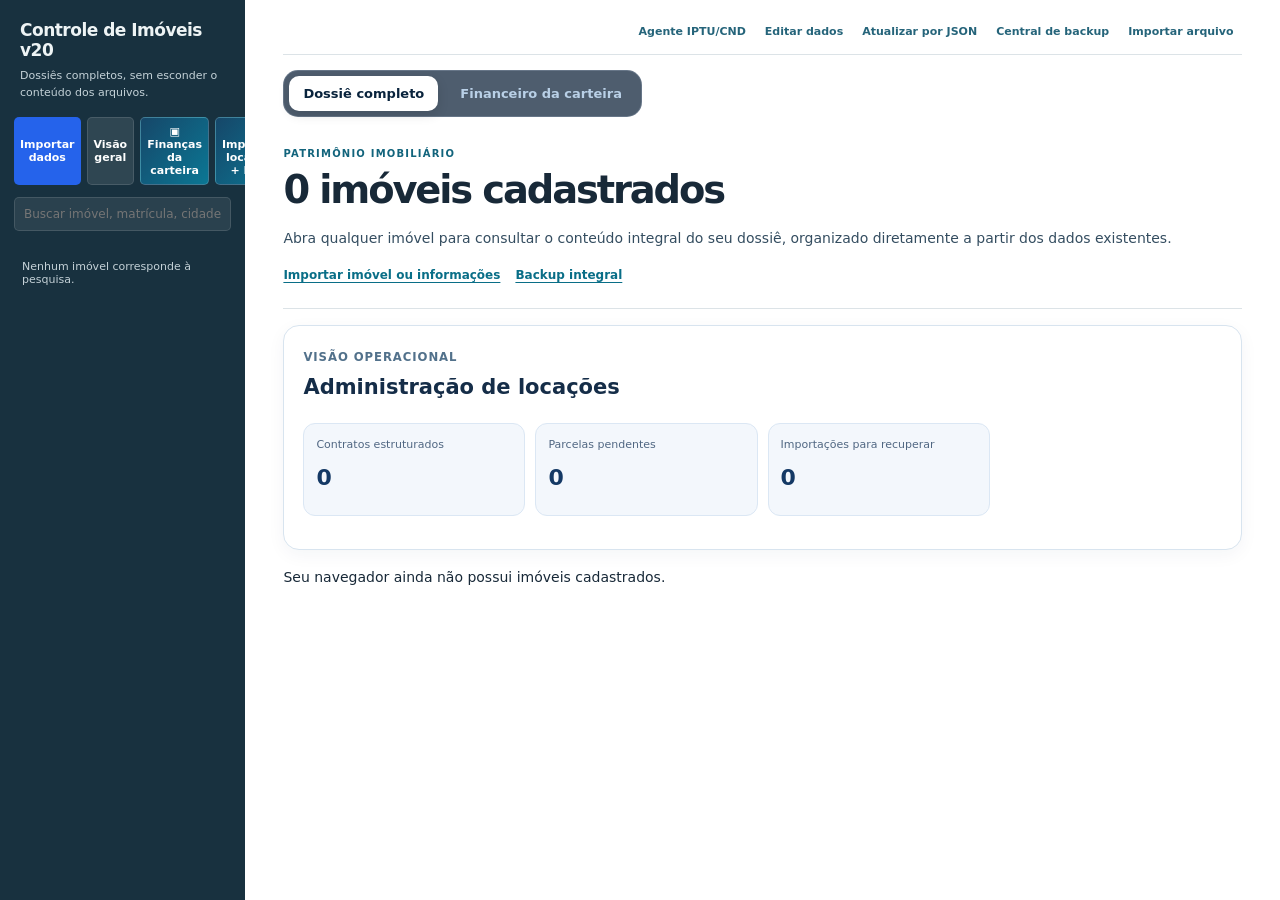
<file: index.html>
<!DOCTYPE html>
<html lang="pt-BR">
<head>
<meta charset="UTF-8" />
<meta name="viewport" content="width=device-width, initial-scale=1.0" />
<title>Controle de Imóveis v22 — Operação e Finanças</title>
<link rel="stylesheet" href="assets/finance_v20.css?v=20.0.20261023">
<style>
:root{--bg:#07111f;--nav:#0b1729;--nav2:#10213a;--card:#fff;--soft:#f4f7fb;--line:#dbe3ee;--text:#122033;--muted:#66768b;--blue:#2563eb;--blue2:#1d4ed8;--green:#16803c;--amber:#c66a05;--red:#c92a2a;--purple:#6d28d9;--cyan:#067b96;--shadow:0 18px 50px rgba(1,13,31,.14);--radius:18px}
*{box-sizing:border-box}body{margin:0;font-family:Inter,ui-sans-serif,system-ui,-apple-system,"Segoe UI",sans-serif;background:linear-gradient(135deg,#07111f,#0d213d 55%,#07111f);color:var(--text);min-height:100vh}button,input,select,textarea{font:inherit}button{border:0;cursor:pointer;border-radius:11px;padding:9px 12px;font-weight:750;transition:.18s}button:hover{transform:translateY(-1px)}.primary{background:var(--blue);color:#fff}.primary:hover{background:var(--blue2)}.secondary{background:#e8efff;color:#173d8f}.darkbtn{background:rgba(255,255,255,.1);color:#fff;border:1px solid rgba(255,255,255,.12)}.danger{background:#fee2e2;color:#991b1b}.warning{background:#fff0cf;color:#8b4b00}.success{background:#dcfce7;color:#166534}.app{display:grid;grid-template-columns:320px minmax(0,1fr);min-height:100vh}.sidebar{background:rgba(3,11,25,.9);color:#fff;border-right:1px solid rgba(255,255,255,.08);height:100vh;position:sticky;top:0;overflow:auto;padding:22px}.brand h1{font-size:21px;margin:0;letter-spacing:-.04em}.brand p{font-size:12px;color:#b9c6d8;line-height:1.45;margin:6px 0 18px}.side-actions{display:grid;grid-template-columns:1fr 1fr;gap:8px;margin-bottom:14px}.searchbox{width:100%;background:rgba(255,255,255,.08);color:#fff;border:1px solid rgba(255,255,255,.12);padding:10px 11px;border-radius:11px;outline:none;margin-bottom:12px}.filters{display:grid;grid-template-columns:1fr 1fr;gap:7px;margin-bottom:12px}.filters select{background:#10213a;color:#e8eef8;border:1px solid rgba(255,255,255,.12);padding:9px;border-radius:10px}.property-list{display:grid;gap:8px}.prop-tab{padding:12px;background:rgba(255,255,255,.07);border:1px solid rgba(255,255,255,.09);border-radius:14px;cursor:pointer}.prop-tab.active{background:#fff;color:#10203a}.prop-tab strong{display:block;font-size:14px;margin-bottom:4px}.prop-tab small{opacity:.72}.tab-meta{display:flex;justify-content:space-between;gap:8px;margin-top:7px;font-size:11px}.main{padding:24px;min-width:0}.topbar{display:flex;justify-content:space-between;align-items:flex-start;gap:16px;color:#fff;margin-bottom:16px}.topbar h2{font-size:28px;margin:0;letter-spacing:-.045em}.topbar p{margin:5px 0 0;color:#c2cfdf}.toolbar{display:flex;flex-wrap:wrap;gap:8px;justify-content:flex-end}.toolbar label{background:rgba(255,255,255,.1);border:1px solid rgba(255,255,255,.14);border-radius:11px;padding:9px 12px;font-weight:750;font-size:13px;cursor:pointer}.toolbar input{display:none}.metrics{display:grid;grid-template-columns:repeat(6,minmax(0,1fr));gap:12px;margin-bottom:14px}.metric{background:rgba(255,255,255,.97);border-radius:16px;padding:15px;box-shadow:var(--shadow)}.metric label{display:block;text-transform:uppercase;font-size:10px;font-weight:850;letter-spacing:.08em;color:var(--muted);margin-bottom:7px}.metric strong{font-size:22px;letter-spacing:-.04em}.metric small{display:block;margin-top:5px;color:var(--muted);font-size:11px}.layout{display:grid;grid-template-columns:minmax(0,1.45fr) minmax(300px,.55fr);gap:14px}.card{background:rgba(255,255,255,.98);border:1px solid rgba(255,255,255,.5);border-radius:var(--radius);box-shadow:var(--shadow);padding:17px;margin-bottom:14px;min-width:0}.card h3{font-size:17px;margin:0 0 12px;letter-spacing:-.02em}.card h4{margin:14px 0 8px}.tabs{display:flex;flex-wrap:wrap;gap:7px;margin-bottom:14px}.tabs button{background:#eef2f7;color:#45546a;font-size:12px;padding:8px 10px}.tabs button.active{background:#10213a;color:#fff}.pill{display:inline-flex;align-items:center;border-radius:999px;padding:4px 8px;font-size:11px;font-weight:800;white-space:nowrap}.green{background:#dcfce7;color:#166534}.amber{background:#fff1cc;color:#8a4d00}.red{background:#fee2e2;color:#991b1b}.blue{background:#dbeafe;color:#1e40af}.purple{background:#ede9fe;color:#5b21b6}.gray{background:#eef2f7;color:#526175}.cyan{background:#cffafe;color:#155e75}.grid2{display:grid;grid-template-columns:repeat(2,minmax(0,1fr));gap:10px}.grid3{display:grid;grid-template-columns:repeat(3,minmax(0,1fr));gap:10px}.info{border:1px solid var(--line);background:#f8fafc;border-radius:13px;padding:11px}.info label{display:block;color:var(--muted);font-size:10px;text-transform:uppercase;font-weight:850;letter-spacing:.06em;margin-bottom:5px}.info div{font-size:13px;line-height:1.42;word-break:break-word}.analysis{background:linear-gradient(135deg,#edf5ff,#f8fafc);border:1px solid #bdd4fb;border-radius:15px;padding:13px;line-height:1.5;font-size:13px}.table-wrap{overflow:auto;border:1px solid var(--line);border-radius:13px}table{border-collapse:collapse;width:100%;min-width:800px;background:#fff}th,td{padding:10px;border-bottom:1px solid var(--line);text-align:left;font-size:12px;vertical-align:top}th{background:#f6f8fb;color:#5c6b7d;text-transform:uppercase;font-size:10px;letter-spacing:.06em}tr:last-child td{border-bottom:0}.risk-row,.action-row,.doc-row{display:grid;grid-template-columns:minmax(0,1fr) auto;gap:12px;align-items:start;padding:11px;border:1px solid var(--line);border-radius:13px;background:#f9fbfd;margin-bottom:8px}.risk-row strong,.action-row strong,.doc-row strong{font-size:13px}.risk-row p,.action-row p,.doc-row p{margin:4px 0 0;color:var(--muted);font-size:12px;line-height:1.4}.progress{height:9px;background:#e5ebf3;border-radius:999px;overflow:hidden}.progress>div{height:100%;background:var(--blue)}.score{display:grid;grid-template-columns:72px 1fr;gap:12px;align-items:center}.score-ring{width:68px;height:68px;border-radius:50%;display:grid;place-items:center;background:conic-gradient(var(--blue) calc(var(--v)*1%),#e7edf5 0);position:relative}.score-ring:after{content:"";position:absolute;width:52px;height:52px;border-radius:50%;background:#fff}.score-ring strong{z-index:1;font-size:18px}.kv{display:grid;gap:8px}.json-node{border-left:3px solid #d6e0ee;padding-left:10px;margin:7px 0}.json-key{font-weight:800;color:#34435a;font-size:12px}.json-value{font-size:12px;color:#44556c;white-space:pre-wrap;word-break:break-word}.empty{padding:24px;text-align:center;border:1px dashed #bdc8d7;border-radius:14px;color:var(--muted);background:#f8fafc}.modal-bg{position:fixed;inset:0;background:rgba(1,8,20,.72);display:none;align-items:center;justify-content:center;padding:18px;z-index:100}.modal-bg.open{display:flex}.modal{width:min(980px,100%);max-height:92vh;overflow:auto;background:#fff;border-radius:20px;padding:19px;box-shadow:0 35px 90px rgba(0,0,0,.4)}.modal header{display:flex;justify-content:space-between;gap:12px;align-items:flex-start;margin-bottom:13px}.modal h3{margin:0}.field{display:grid;gap:5px;font-size:11px;color:var(--muted);text-transform:uppercase;font-weight:800}.field input,.field select,.field textarea{border:1px solid var(--line);border-radius:10px;padding:10px;color:var(--text);background:#fff;text-transform:none;font-weight:500}.field textarea{min-height:120px;resize:vertical}.footer{display:flex;justify-content:flex-end;gap:8px;margin-top:14px}.mono{font-family:ui-monospace,SFMono-Regular,Menlo,monospace;font-size:11px}.portfolio-bars{display:grid;gap:9px}.barline{display:grid;grid-template-columns:150px 1fr 90px;gap:9px;align-items:center;font-size:11px}.bartrack{height:10px;background:#e7edf5;border-radius:999px;overflow:hidden}.bartrack>div{height:100%;background:var(--blue)}.toast{position:fixed;right:18px;bottom:18px;background:#10213a;color:#fff;padding:11px 14px;border-radius:12px;box-shadow:var(--shadow);display:none;z-index:200}.toast.show{display:block}.small{font-size:11px;color:var(--muted)}.import-guide{display:flex;flex-wrap:wrap;gap:7px;margin:0 0 12px}.import-guide span{padding:6px 9px;border-radius:999px;background:#eaf2ff;color:#17459a;font-size:11px;font-weight:800}.import-options{display:flex;flex-wrap:wrap;gap:16px;margin-top:10px;padding:11px;border:1px solid var(--line);border-radius:12px;background:#f8fafc}.import-options label{font-size:12px;color:#41526a}.preview-box{margin-top:12px;border:1px solid var(--line);border-radius:14px;padding:12px;background:#fbfdff;max-height:280px;overflow:auto}.preview-head{display:flex;justify-content:space-between;gap:10px;align-items:center;margin-bottom:10px}.preview-grid{display:grid;grid-template-columns:repeat(3,minmax(0,1fr));gap:8px}.preview-item{border:1px solid var(--line);border-radius:11px;padding:9px;background:#fff}.preview-item label{display:block;font-size:9px;text-transform:uppercase;letter-spacing:.06em;color:var(--muted);font-weight:850;margin-bottom:4px}.preview-item div{font-size:12px;word-break:break-word}.detect-note{padding:9px 11px;border-radius:11px;background:#fff4d6;color:#7a4800;font-size:12px;margin-bottom:10px}.detect-ok{background:#e8f8ed;color:#176b35}.detect-error{background:#feeceb;color:#971c1c}.audit-grid{display:grid;grid-template-columns:repeat(3,minmax(0,1fr));gap:10px}.audit-box{border:1px solid var(--line);border-radius:14px;padding:12px;background:#fff}.audit-box h4{margin:0 0 8px}.conflict{border-left:5px solid var(--red);background:#fff7f7}.corroborated{border-left:5px solid var(--green);background:#f5fff7}.evidence{border-left:5px solid var(--blue);background:#f5f8ff}.backup-card{border:1px solid var(--line);border-radius:14px;padding:13px;background:#f8fafc;margin-bottom:10px}.code-editor{min-height:360px!important;white-space:pre;tab-size:2}.badge-count{display:inline-grid;place-items:center;min-width:20px;height:20px;padding:0 6px;border-radius:999px;background:#10213a;color:#fff;font-size:10px}.diff-table td:first-child{font-weight:800;width:24%}.diff-old{color:#991b1b}.diff-new{color:#166534}.nowrap{white-space:nowrap}@media(max-width:900px){.audit-grid{grid-template-columns:1fr}}
@media(max-width:1300px){.metrics{grid-template-columns:repeat(3,1fr)}}@media(max-width:1000px){.app{grid-template-columns:1fr}.sidebar{position:relative;height:auto}.layout{grid-template-columns:1fr}.main{padding:17px}}@media(max-width:680px){.metrics,.grid2,.grid3{grid-template-columns:1fr}.topbar{flex-direction:column}.barline{grid-template-columns:100px 1fr 70px}}
</style>
<link rel="stylesheet" href="assets/gestor_v17.css?v=17.0.20261021" />
<link rel="stylesheet" href="assets/gestor_v19.css?v=19.0.20261021" />
</head>
<body>
<div class="app">
<aside class="sidebar">
  <div class="brand"><h1>Controle de Imóveis v22</h1><p>Central imobiliária jurídico-financeira com consolidação incremental por JSON, auditoria de fontes, contradições e backup ampliado.</p></div>
  <div class="side-actions"><button class="primary" onclick="openImport()">Importar dados</button><button class="darkbtn" onclick="showPortfolio()">Visão geral</button></div>
  <input id="search" class="searchbox" placeholder="Buscar imóvel, matrícula, cidade..." oninput="renderSidebar()" />
  <div class="filters"><select id="filterStatus" onchange="renderSidebar()"><option value="">Todos os status</option></select><select id="filterType" onchange="renderSidebar()"><option value="">Todos os tipos</option></select></div>
  <div id="propertyList" class="property-list"></div>
</aside>
<main class="main">
  <div class="topbar"><div><h2 id="title">Visão geral patrimonial</h2><p id="subtitle">Mapa executivo jurídico-financeiro da carteira imobiliária.</p></div><div class="toolbar"><button class="darkbtn" onclick="openFiscalAgent()">Agente IPTU/CND</button><button class="darkbtn" onclick="openEditor()">Editar dados</button><button class="darkbtn" onclick="openPropertyUpdate()">Atualizar por JSON</button><button class="darkbtn" onclick="openBackupCenter()">Central de backup</button><label>Importar arquivo<input type="file" accept=".json,.txt,.md,.csv,application/json,text/plain,text/markdown,text/csv" onchange="importFile(event)" /></label></div></div>
  <div id="content"></div>
</main>
</div>
<div id="importModal" class="modal-bg"><div class="modal"><header><div><h3>Importação livre e inteligente</h3><p class="small">Cole JSON puro, resposta completa do ChatGPT, texto em tópicos, certidão convertida, relatório ou dados em formato campo: valor. O conteúdo original é preservado.</p></div><button onclick="closeModal('importModal')">Fechar</button></header>
<div class="import-guide"><span>JSON</span><span>Texto livre</span><span>Markdown</span><span>Certidão</span><span>Relatório</span><span>Lista de imóveis</span></div>
<label class="field">Conteúdo do imóvel<textarea id="jsonInput" class="mono" style="min-height:320px" placeholder="Cole aqui qualquer conteúdo sobre o imóvel. Pode incluir explicações antes ou depois do JSON."></textarea></label>
<div class="import-options"><label><input type="checkbox" id="mergeImport" checked> Atualizar imóvel existente quando nome ou matrícula coincidirem</label><label><input type="checkbox" id="preserveRaw" checked> Preservar texto original integralmente</label></div>
<div id="importPreview" class="preview-box"><div class="empty">A prévia aparecerá aqui após a análise.</div></div>
<div class="footer"><button class="secondary" onclick="clearImport()">Limpar</button><button class="warning" onclick="previewImport()">Analisar e visualizar</button><button class="primary" onclick="confirmImport()">Confirmar importação</button></div></div></div>
<div id="editModal" class="modal-bg"><div class="modal"><header><div><h3>Editar cadastro administrativo</h3><p class="small">Edite os campos operacionais. O JSON-fonte, evidências e histórico permanecem preservados.</p></div><button onclick="closeModal('editModal')">Fechar</button></header>
<div class="grid3">
<label class="field">Nome<input id="eName"></label><label class="field">Tipo<input id="eType"></label><label class="field">Cidade/UF<input id="eCity"></label>
<label class="field">Status jurídico<input id="eStatus"></label><label class="field">Matrícula<input id="eRegistration"></label><label class="field">Cartório<input id="eRegistryOffice"></label>
<label class="field">Inscrição municipal<input id="eMunicipal"></label><label class="field">Sequencial municipal<input id="eSequential"></label><label class="field">Responsável<input id="eManager"></label>
<label class="field">Valor estimado<input id="eValue" type="number" step="0.01"></label><label class="field">Valor de mercado<input id="eMarket" type="number" step="0.01"></label><label class="field">Meta mensal<input id="eGoal" type="number" step="0.01"></label>
<label class="field">Receita mensal<input id="eIncome" type="number" step="0.01"></label><label class="field">Custo mensal<input id="eCost" type="number" step="0.01"></label><label class="field">Vocação econômica<input id="eUse"></label>
</div>
<label class="field" style="margin-top:10px">Endereço<textarea id="eAddress" style="min-height:70px"></textarea></label>
<label class="field" style="margin-top:10px">Notas administrativas<textarea id="eNotes"></textarea></label>
<div class="footer"><button class="danger" onclick="deleteProperty()">Excluir</button><button class="secondary" onclick="exportActiveProperty()">Exportar imóvel</button><button class="primary" onclick="saveEditor()">Salvar alterações</button></div></div></div>
<div id="propertyUpdateModal" class="modal-bg"><div class="modal"><header><div><h3>Atualizar imóvel por JSON</h3><p class="small">O JSON é anexado ao imóvel aberto como nova evidência. O sistema preserva os dados anteriores, incorpora campos novos, confirma dados coincidentes e registra divergências sem sobrescrever silenciosamente o cadastro. As escolhas aprovadas consolidam-se no painel.</p></div><button onclick="closeModal('propertyUpdateModal')">Fechar</button></header>
<div class="analysis" id="updateTarget"></div>
<label class="field" style="margin-top:12px">JSON de atualização<textarea id="propertyUpdateJson" class="mono code-editor" placeholder='Cole um patch, ficha municipal, certidão ou JSON complementar.'></textarea></label>
<div class="import-options">
<label><input type="radio" name="updatePolicy" value="empty" checked> Preencher apenas campos vazios</label>
<label><input type="radio" name="updatePolicy" value="evidence"> Somente anexar como evidência</label>
<label><input type="radio" name="updatePolicy" value="review"> Permitir escolher conflitos na prévia</label>
<label><input type="checkbox" id="updatePreserveRaw" checked> Preservar conteúdo bruto</label>
</div>
<div id="propertyUpdatePreview" class="preview-box"><div class="empty">Clique em analisar para comparar com o imóvel atual.</div></div>
<div class="footer"><button class="secondary" onclick="clearPropertyUpdate()">Limpar</button><button class="warning" onclick="previewPropertyUpdate()">Analisar diferenças</button><button class="primary" onclick="applyPropertyUpdate()">Aplicar atualização segura</button></div></div></div>

<div id="backupModal" class="modal-bg"><div class="modal"><header><div><h3>Central de backup e recuperação</h3><p class="small">Exporta o estado completo, dados brutos, histórico de alterações, evidências, contradições, snapshots e chaves legadas disponíveis.</p></div><button onclick="closeModal('backupModal')">Fechar</button></header>
<div id="backupSummary" class="audit-grid"></div>
<div class="backup-card"><h4>Backup completo recomendado</h4><p class="small">Inclui toda a carteira, JSON-fonte integral, logs de auditoria, snapshots internos e metadados de versão.</p><button class="primary" onclick="exportCompleteBackup()">Baixar backup completo</button></div>
<div class="backup-card"><h4>Backup do imóvel aberto</h4><p class="small">Útil para trabalhar imóvel por imóvel ou enviar um cadastro específico para análise.</p><button class="secondary" onclick="exportActiveProperty()">Baixar imóvel atual</button></div>
<div class="backup-card"><h4>Snapshot manual</h4><p class="small">Registra uma cópia interna antes de alterações importantes. Mantém até 30 snapshots.</p><button class="warning" onclick="createManualSnapshot()">Criar snapshot agora</button></div>
<div class="backup-card"><h4>Restaurar backup</h4><p class="small">A restauração não é automática sem prévia: o arquivo é analisado e importado pelo fluxo seguro.</p><label class="secondary" style="display:inline-block;cursor:pointer;padding:9px 12px;border-radius:11px;font-weight:750">Selecionar backup<input type="file" hidden accept=".json,application/json" onchange="restoreBackupFile(event)"></label></div>
<div class="backup-card"><h4>Compatibilidade</h4><button class="darkbtn" style="background:#10213a" onclick="backupLegacy()">Baixar dados legados detectados</button></div>
</div></div>
<div id="toast" class="toast"></div>
<div id="fiscalAgentModal" class="modal-bg"><div class="modal"><header><div><h3>Agente municipal — IPTU e CND</h3><p class="small">Pesquisa fontes oficiais da prefeitura do imóvel, interpreta IPTU, débitos e certidões negativas e grava o diagnóstico no cadastro.</p></div><button onclick="closeModal('fiscalAgentModal')">Fechar</button></header>
<div class="analysis" style="margin-bottom:12px"><strong>Segurança:</strong> para uso local, a chave fica apenas nesta aba por padrão. Uma chave inserida diretamente em HTML pode ser exposta pelo navegador; para produção, use um servidor intermediário.</div>
<div class="grid2">
<label class="field">OpenAI API key<input id="aiApiKey" type="password" autocomplete="off" placeholder="sk-proj-..." /></label>
<label class="field">Modelo<input id="aiModel" value="gpt-5-mini" placeholder="Ex.: gpt-5-mini" /></label>
<label class="field">Município identificado<input id="agentMunicipality" readonly /></label>
<label class="field">Inscrição municipal<input id="agentMunicipalRegistration" readonly /></label>
</div>
<div class="import-options"><label><input type="checkbox" id="rememberKeySession" checked> Manter chave somente nesta aba</label><label><input type="checkbox" id="allowWebSearch" checked> Autorizar pesquisa web em fontes oficiais</label></div>
<label class="field" style="margin-top:12px">Instruções adicionais<textarea id="agentExtraInstructions" placeholder="Ex.: priorizar CND imobiliária, conferir débitos 2026, não usar agregadores privados."></textarea></label>
<div id="agentStatus" class="preview-box"><div class="empty">Abra um imóvel e execute a análise.</div></div>
<div class="footer"><button class="secondary" onclick="testOpenAIKey()">Testar chave</button><button class="warning" onclick="clearAgentResult()">Limpar diagnóstico</button><button class="primary" onclick="runFiscalAgent()">Pesquisar IPTU e CND</button></div>
</div></div>

<script>
const KEY='gestorPatrimonialImoveis.v13';
const PREVIOUS_KEY='gestorPatrimonialImoveis.v12';
const DB_NAME='GestorPatrimonialDB';
const DB_STORE='states';
const DB_KEY='main';
const LEGACY=['gestorPatrimonialImoveis.v2','gestorPatrimonialImoveis.v1'];
let state=loadState();let section='executivo';
function uid(){return crypto.randomUUID?crypto.randomUUID():'id-'+Date.now()+'-'+Math.random().toString(16).slice(2)}
function val(...xs){for(const x of xs){if(x!==undefined&&x!==null&&x!=='')return x}return ''}
function num(x){if(typeof x==='number')return x; if(!x)return 0; const s=String(x).replace(/[^0-9,.-]/g,'').replace(/\./g,'').replace(',','.');return Number(s)||0}
function money(x){return num(x).toLocaleString('pt-BR',{style:'currency',currency:'BRL'})}
function pct(x){return `${Number(x||0).toLocaleString('pt-BR',{maximumFractionDigits:1})}%`}
function esc(s){return String(s??'').replace(/[&<>'"]/g,c=>({'&':'&amp;','<':'&lt;','>':'&gt;',"'":'&#39;','"':'&quot;'}[c]))}
function toast(s){const t=document.getElementById('toast');t.textContent=s;t.classList.add('show');setTimeout(()=>t.classList.remove('show'),2200)}
function loadState(){let raw=localStorage.getItem(KEY)||localStorage.getItem(PREVIOUS_KEY);if(raw){try{return normalizeState(JSON.parse(raw))}catch(e){}}for(const k of LEGACY){raw=localStorage.getItem(k);if(raw){try{return normalizeState(JSON.parse(raw))}catch(e){}}}return {selectedId:null,properties:[],meta:{version:'16.0',createdAt:new Date().toISOString()},snapshots:[],auditLog:[]}}
function openDB(){return new Promise((resolve,reject)=>{const req=indexedDB.open(DB_NAME,1);req.onupgradeneeded=()=>{const db=req.result;if(!db.objectStoreNames.contains(DB_STORE))db.createObjectStore(DB_STORE)};req.onsuccess=()=>resolve(req.result);req.onerror=()=>reject(req.error)})}
async function idbGet(){const db=await openDB();return new Promise((resolve,reject)=>{const tx=db.transaction(DB_STORE,'readonly');const req=tx.objectStore(DB_STORE).get(DB_KEY);req.onsuccess=()=>resolve(req.result||null);req.onerror=()=>reject(req.error)})}
async function idbSet(value){const db=await openDB();return new Promise((resolve,reject)=>{const tx=db.transaction(DB_STORE,'readwrite');tx.objectStore(DB_STORE).put(value,DB_KEY);tx.oncomplete=()=>resolve(true);tx.onerror=()=>reject(tx.error)})}
function compactState(full){return {selectedId:full.selectedId,meta:full.meta,snapshots:(full.snapshots||[]).slice(-5),auditLog:(full.auditLog||[]).slice(-100),properties:(full.properties||[]).map(p=>({id:p.id,name:p.name,type:p.type,city:p.city,legalStatus:p.legalStatus,value:p.value,marketValue:p.marketValue,manager:p.manager,economicUse:p.economicUse,monthlyGoal:p.monthlyGoal,monthlyIncome:p.monthlyIncome,monthlyCost:p.monthlyCost,registrationNumber:p.registrationNumber,registryOffice:p.registryOffice,municipalRegistration:p.municipalRegistration,address:p.address,notes:p.notes,documents:p.documents,regularization:p.regularization,tasks:p.tasks,risks:p.risks,finances:p.finances,financeV20:p.financeV20,taxes:p.taxes,contracts:p.contracts,utilities:p.utilities,people:p.people,history:p.history}))}}
async function hydrateFromIndexedDB(){try{const stored=await idbGet();if(stored&&Array.isArray(stored.properties)){state=normalizeState(stored);render();return}await idbSet(state)}catch(e){console.warn('IndexedDB indisponível:',e)}}
function normalizeState(s){const p=Array.isArray(s)?s:(s.properties||[]);return {selectedId:s.selectedId||p[0]?.id||null,properties:p.map(normalizeProperty),meta:s.meta||{version:'16.0',createdAt:new Date().toISOString()},snapshots:Array.isArray(s.snapshots)?s.snapshots:[],auditLog:Array.isArray(s.auditLog)?s.auditLog:[]}}
function pick(o,paths){for(const path of paths){let v=o;for(const k of path.split('.'))v=v?.[k];if(v!==undefined&&v!==null&&v!=='')return v}return ''}
function flattenText(v){if(Array.isArray(v))return v.map(x=>typeof x==='object'?flattenText(x):x).filter(Boolean).join('; ');if(v&&typeof v==='object')return Object.values(v).map(flattenText).filter(Boolean).join('; ');return v??''}
function normalizeProperty(raw){raw=raw||{};const source=raw.sourceJson||raw.richJson||raw.originalJson||raw;const endereco=source.endereco||{};const cadastro=source.dados_cadastrais||source.dados_cadastrais_principais||{};const reg=source.dados_registrais||{};const fin=source.financeiro||{};const aval=source.avaliacoes||source.avaliacao||source.avaliacao_patrimonial||{};const invent=source.inventario||{};const city=val(raw.city, endereco.cidade&&`${endereco.cidade}/${endereco.estado||''}`, source.cidade_uf, cadastro.municipio, cadastro.municipio_cadastro, '');const registration=val(raw.registrationNumber,reg.matricula_principal,reg.matricula,reg.matricula_indicada_no_plano,reg.matricula_indicada,'');const p={...raw,id:raw.id||uid(),name:val(raw.name,source.nome,source.nome_completo,'Imóvel sem nome'),type:val(raw.type,source.tipo,source.categoria,'Imóvel'),city,legalStatus:val(raw.legalStatus,source.status_juridico,source.classificacao_juridica?.natureza_do_bem_no_inventario,'Indefinido'),value:num(val(raw.value,source.valor_estimado,aval.valor_venal_2024,aval.valor_venal_utilizado_no_inventario,source.dados_tributarios?.valor_venal_iptu,0)),marketValue:num(val(raw.marketValue,aval.valor_mercado_estimado,aval.valor_de_mercado_atual,source.dados_cadastrais?.valor_de_mercado,0)),manager:val(raw.manager,source.responsavel,invent.inventariante,''),economicUse:val(raw.economicUse,source.vocacao_economica,source.uso_e_atividade?.uso_atual_informado,'Em estudo'),monthlyGoal:num(val(raw.monthlyGoal,source.meta_mensal,fin.meta_mensal,0)),monthlyIncome:num(val(raw.monthlyIncome,fin.receita_mensal,0)),monthlyCost:num(val(raw.monthlyCost,fin.custo_mensal,fin.total_tributos_e_taxas_2024?num(fin.total_tributos_e_taxas_2024)/12:0,0)),registrationNumber:registration,registryOffice:val(raw.registryOffice,reg.cartorio,reg.cartorio_indicado,reg.cartorio_principal_indicado,reg.cartorio_competente,''),municipalRegistration:val(raw.municipalRegistration,cadastro.inscricao_municipal,cadastro.inscricao_principal,''),address:val(raw.address,endereco.endereco_formatado,flattenText(endereco),''),notes:val(raw.notes,source.resumo_executivo,source.observacoes_gerais?.join?.('\n'),''),sourceJson:source,documents:raw.documents||source.documentos||source.documentos_identificados||[],regularization:raw.regularization||source.pendencias||[],tasks:raw.tasks||source.providencias||[],risks:raw.risks||source.riscos||source.alertas||[],finances:raw.finances||[],taxes:raw.taxes||[],contracts:raw.contracts||[],utilities:raw.utilities||[],people:raw.people||source.pessoas_relacionadas||[],history:raw.history||source.cadeia_dominial||source.cadeia_juridica_dos_direitos||[],municipalSequential:val(raw.municipalSequential,cadastro.sequencial,cadastro.sequencial_municipal,''),evidenceLog:Array.isArray(raw.evidenceLog)?raw.evidenceLog:[],conflicts:Array.isArray(raw.conflicts)?raw.conflicts:[],corroborations:Array.isArray(raw.corroborations)?raw.corroborations:[],updateHistory:Array.isArray(raw.updateHistory)?raw.updateHistory:[]};return p}
function save(){render();idbSet(state).catch(e=>console.warn('Falha ao salvar no IndexedDB:',e));try{localStorage.setItem(KEY,JSON.stringify(compactState(state)))}catch(e){try{localStorage.removeItem(PREVIOUS_KEY);for(const k of LEGACY)localStorage.removeItem(k);localStorage.setItem(KEY,JSON.stringify(compactState(state)))}catch(e2){console.warn('LocalStorage cheio; dados completos permanecem no IndexedDB.',e2)}}}
function active(){return state.properties.find(p=>p.id===state.selectedId)||null}
function severity(v){const s=String(v||'').toLowerCase();if(s.includes('crít'))return 3;if(s.includes('alto')||s.includes('urg'))return 2;if(s.includes('méd')||s.includes('aten'))return 1;return 0}
function pill(v){const s=String(v||'Indefinido');const l=s.toLowerCase();let c='gray';if(l.includes('regular')&&!l.includes('irregular'))c='green';else if(l.includes('crít')||l.includes('usucapi')||l.includes('pendente')||l.includes('diverg'))c='red';else if(l.includes('regularização')||l.includes('inventário')||l.includes('aten'))c='amber';else if(l.includes('posse')||l.includes('condom'))c='purple';return `<span class="pill ${c}">${esc(s)}</span>`}
function getRisks(p){const src=p.sourceJson||{};const rows=[...(Array.isArray(p.risks)?p.risks:[]),...(Array.isArray(src.alertas)?src.alertas:[])];return rows.filter((x,i,a)=>a.findIndex(y=>JSON.stringify(y)===JSON.stringify(x))===i)}
function getPending(p){const src=p.sourceJson||{};return [...(Array.isArray(p.regularization)?p.regularization:[]),...(Array.isArray(src.pendencias)?src.pendencias:[])].filter((x,i,a)=>a.findIndex(y=>JSON.stringify(y)===JSON.stringify(x))===i)}
function getDocs(p){const src=p.sourceJson||{};return [...(Array.isArray(p.documents)?p.documents:[]),...(Array.isArray(src.documentos_necessarios)?src.documentos_necessarios:[])].filter((x,i,a)=>a.findIndex(y=>JSON.stringify(y)===JSON.stringify(x))===i)}
function financial(p){let income=num(p.monthlyIncome),cost=num(p.monthlyCost);for(const f of p.finances||[]){const a=num(f.amount);if(String(f.kind).toLowerCase().includes('receita'))income+=a;else cost+=a}const net=income-cost;const basis=num(p.marketValue)||num(p.value);return {income,cost,net,margin:income?net/income*100:0,cap:basis?net*12/basis*100:0}}
function legalScore(p){let score=100;const risks=getRisks(p);for(const r of risks)score-=severity(r.nivel||r.prioridade||r.status)*9;const pend=getPending(p);for(const x of pend)score-=severity(x.prioridade||x.status)*4;if(!p.registrationNumber)score-=15;if(!p.registryOffice)score-=8;if(String(p.legalStatus).toLowerCase().includes('usucapi'))score-=12;return Math.max(0,Math.min(100,score))}
function completeness(p){const src=p.sourceJson||{};const checks=[p.name,p.type,p.city,p.address,p.registrationNumber,p.registryOffice,p.municipalRegistration,p.value,p.manager,src.dados_registrais,src.dados_cadastrais,src.inventario,src.pendencias,src.riscos];return Math.round(checks.filter(Boolean).length/checks.length*100)}
function render(){renderFilters();renderSidebar();state.selectedId?renderProperty(active()):renderPortfolio()}
function renderFilters(){const sts=[...new Set(state.properties.map(p=>p.legalStatus).filter(Boolean))].sort();const tys=[...new Set(state.properties.map(p=>p.type).filter(Boolean))].sort();const fs=document.getElementById('filterStatus'),ft=document.getElementById('filterType');const sv=fs.value,tv=ft.value;fs.innerHTML='<option value="">Todos os status</option>'+sts.map(x=>`<option>${esc(x)}</option>`).join('');ft.innerHTML='<option value="">Todos os tipos</option>'+tys.map(x=>`<option>${esc(x)}</option>`).join('');fs.value=sv;ft.value=tv}
function renderSidebar(){const q=(document.getElementById('search')?.value||'').toLowerCase();const st=document.getElementById('filterStatus')?.value||'',ty=document.getElementById('filterType')?.value||'';const rows=state.properties.filter(p=>(!st||p.legalStatus===st)&&(!ty||p.type===ty)&&[p.name,p.city,p.registrationNumber,p.municipalRegistration,p.address].join(' ').toLowerCase().includes(q));document.getElementById('propertyList').innerHTML=rows.map(p=>{const f=financial(p);return `<div class="prop-tab ${p.id===state.selectedId?'active':''}" onclick="selectProperty('${p.id}')"><strong>${esc(p.name)}</strong><small>${esc(p.type)} · ${esc(p.city||'Sem cidade')}</small><div class="tab-meta"><span>${pill(p.legalStatus)}</span><span>${money(f.net)}/mês</span></div></div>`}).join('')||'<div class="empty">Nenhum imóvel encontrado.</div>'}
function selectProperty(id){state.selectedId=id;section='executivo';save()}
function showPortfolio(){state.selectedId=null;save()}
function renderPortfolio(){document.getElementById('title').textContent='Visão geral patrimonial';document.getElementById('subtitle').textContent='Central jurídica, documental, financeira e operacional da carteira.';const total=state.properties.reduce((s,p)=>s+(num(p.marketValue)||num(p.value)),0);const fs=state.properties.map(financial);const inc=fs.reduce((s,x)=>s+x.income,0),cost=fs.reduce((s,x)=>s+x.cost,0),net=inc-cost;const critical=state.properties.reduce((s,p)=>s+getRisks(p).filter(r=>severity(r.nivel||r.prioridade)>=3).length,0);const avg=state.properties.length?state.properties.reduce((s,p)=>s+legalScore(p),0)/state.properties.length:0;const max=Math.max(1,...state.properties.map(p=>num(p.marketValue)||num(p.value)));document.getElementById('content').innerHTML=`<div class="metrics"><div class="metric"><label>Imóveis</label><strong>${state.properties.length}</strong><small>Ativos cadastrados</small></div><div class="metric"><label>Valor patrimonial</label><strong>${money(total)}</strong><small>Mercado quando informado</small></div><div class="metric"><label>Receita mensal</label><strong>${money(inc)}</strong><small>Receitas consolidadas</small></div><div class="metric"><label>Custo mensal</label><strong>${money(cost)}</strong><small>Custos recorrentes</small></div><div class="metric"><label>Resultado mensal</label><strong>${money(net)}</strong><small>Margem ${pct(inc?net/inc*100:0)}</small></div><div class="metric"><label>Risco jurídico</label><strong>${critical}</strong><small>Score médio ${Math.round(avg)}/100</small></div></div><div class="layout"><section><div class="card"><h3>Carteira imobiliária</h3><div class="table-wrap"><table><thead><tr><th>Imóvel</th><th>Tipo</th><th>Valor</th><th>Status jurídico</th><th>Score</th><th>Resultado/mês</th><th></th></tr></thead><tbody>${state.properties.map(p=>{const f=financial(p);return `<tr><td><strong>${esc(p.name)}</strong><br><span class="small">${esc(p.city)} · ${esc(p.registrationNumber||'sem matrícula')}</span></td><td>${esc(p.type)}</td><td>${money(num(p.marketValue)||num(p.value))}</td><td>${pill(p.legalStatus)}</td><td>${legalScore(p)}/100</td><td>${money(f.net)}</td><td><button class="secondary" onclick="selectProperty('${p.id}')">Abrir</button></td></tr>`}).join('')}</tbody></table></div></div><div class="card"><h3>Distribuição de valor por imóvel</h3><div class="portfolio-bars">${state.properties.slice().sort((a,b)=>(num(b.marketValue)||num(b.value))-(num(a.marketValue)||num(a.value))).map(p=>{const v=num(p.marketValue)||num(p.value);return `<div class="barline"><span>${esc(p.name.slice(0,24))}</span><div class="bartrack"><div style="width:${v/max*100}%"></div></div><strong>${money(v)}</strong></div>`}).join('')||'<div class="empty">Sem valores cadastrados.</div>'}</div></div></section><aside><div class="card"><h3>Diagnóstico da carteira</h3><div class="analysis">${portfolioAnalysis()}</div></div><div class="card"><h3>Prioridades críticas</h3>${portfolioCritical()}</div><div class="card"><h3>Qualidade cadastral</h3>${state.properties.map(p=>`<div style="margin-bottom:10px"><div class="small"><strong>${esc(p.name)}</strong> · ${completeness(p)}%</div><div class="progress"><div style="width:${completeness(p)}%"></div></div></div>`).join('')}</div></aside></div>`}
function portfolioAnalysis(){if(!state.properties.length)return 'Importe os JSONs consolidados para iniciar a central patrimonial.';const noReg=state.properties.filter(p=>!p.registrationNumber).length;const low=state.properties.filter(p=>legalScore(p)<60).length;const noMarket=state.properties.filter(p=>!num(p.marketValue)).length;return `A carteira possui <strong>${state.properties.length}</strong> imóveis. ${low} apresentam score jurídico inferior a 60/100; ${noReg} não têm matrícula consolidada no núcleo administrativo; e ${noMarket} ainda não possuem avaliação de mercado. A prioridade é resolver continuidade registral, certidões negativas, divergências de matrícula e individualização de unidades antes de decisões de venda, partilha ou garantia.`}
function portfolioCritical(){const rows=[];state.properties.forEach(p=>getRisks(p).filter(r=>severity(r.nivel||r.prioridade)>=3).forEach(r=>rows.push({p,r})));return rows.slice(0,10).map(x=>`<div class="risk-row"><div><strong>${esc(x.p.name)}</strong><p>${esc(x.r.descricao||x.r.tipo||x.r.categoria||flattenText(x.r))}</p></div><span class="pill red">Crítico</span></div>`).join('')||'<div class="empty">Nenhum risco crítico classificado.</div>'}
function renderProperty(p){if(!p){showPortfolio();return}const f=financial(p);document.getElementById('title').textContent=p.name;document.getElementById('subtitle').textContent=`${p.type||'Imóvel'} · ${p.city||'Sem cidade'} · ${p.registrationNumber||'Matrícula não consolidada'}`;document.getElementById('content').innerHTML=`<div class="metrics"><div class="metric"><label>Valor base</label><strong>${money(p.value)}</strong><small>Venal/declarado</small></div><div class="metric"><label>Valor de mercado</label><strong>${money(p.marketValue)}</strong><small>${p.marketValue?'Informado':'Pendente'}</small></div><div class="metric"><label>Receita mensal</label><strong>${money(f.income)}</strong><small>Receita recorrente</small></div><div class="metric"><label>Custo mensal</label><strong>${money(f.cost)}</strong><small>Custos consolidados</small></div><div class="metric"><label>Resultado</label><strong>${money(f.net)}</strong><small>Cap rate ${pct(f.cap)}</small></div><div class="metric"><label>Score jurídico</label><strong>${legalScore(p)}/100</strong><small>Cadastro ${completeness(p)}%</small></div></div><div class="card"><div class="tabs">${[['executivo','Executivo'],['juridico','Jurídico'],['registral','Registral e cadastral'],['fisico','Físico e urbanístico'],['financeiro','Financeiro'],['documentos','Documentos'],['riscos','Riscos e providências'],['historico','Histórico'],['auditoria','Auditoria e fontes'],['json','JSON completo']].map(([k,l])=>`<button class="${section===k?'active':''}" onclick="setSection('${k}')">${l}</button>`).join('')}</div><div id="section">${renderSection(p)}</div></div>`}
function setSection(s){section=s;renderProperty(active())}
function renderSection(p){const src=p.sourceJson||{};if(section==='executivo')return executive(p);if(section==='juridico')return legal(p);if(section==='registral')return registry(p);if(section==='fisico')return physical(p);if(section==='financeiro')return financeView(p);if(section==='documentos')return docsView(p);if(section==='riscos')return risksView(p);if(section==='historico')return historyView(p);if(section==='auditoria')return auditView(p);return `<div class="analysis">Este painel preserva integralmente o JSON importado. Campos desconhecidos também permanecem disponíveis.</div><div class="card" style="box-shadow:none;margin-top:12px">${jsonTree(src)}</div>`}
function info(label,v){return `<div class="info"><label>${esc(label)}</label><div>${v===0?'0':v?esc(typeof v==='object'?flattenText(v):v):'<span class="small">Não informado</span>'}</div></div>`}
function executive(p){const src=p.sourceJson||{};const consolidation=consolidationSummary(p);return `<div class="layout"><section><div class="analysis"><strong>Resumo executivo</strong><br>${esc(val(src.resumo_executivo,p.notes,'Sem resumo consolidado.'))}</div>${consolidation}<div class="card" style="box-shadow:none;margin-top:12px"><h3>Identificação essencial</h3><div class="grid3">${info('Tipo',p.type)}${info('Status jurídico',p.legalStatus)}${info('Vocação econômica',p.economicUse)}${info('Responsável',p.manager)}${info('Endereço',p.address)}${info('Matrícula',p.registrationNumber)}${info('Cartório',p.registryOffice)}${info('Inscrição municipal',p.municipalRegistration)}${info('Destinação na partilha',flattenText(src.inventario?.destinacao_proposta||src.inventario?.situacao_no_plano_de_partilha))}</div></div></section><aside><div class="card" style="box-shadow:none"><h3>Prontidão jurídica</h3><div class="score"><div class="score-ring" style="--v:${legalScore(p)}"><strong>${legalScore(p)}</strong></div><div><strong>${legalScore(p)>=75?'Boa estrutura documental':legalScore(p)>=50?'Exige regularização':'Risco elevado'}</strong><div class="small">Score indicativo baseado em pendências, riscos e dados registrais.</div></div></div></div><div class="card" style="box-shadow:none"><h3>Leitura estratégica</h3><div class="analysis">${propertyAnalysis(p)}</div></div></aside></div>`}
function consolidationSummary(p){
  const hist=p.updateHistory||[],conf=p.conflicts||[],corr=p.corroborations||[],evid=p.evidenceLog||[];
  const open=conf.filter(x=>x.status==='open'||x.status==='review_required'||!x.status).length;
  const accepted=conf.filter(x=>x.status==='accepted_incoming').length;
  const kept=conf.filter(x=>x.status==='kept_current').length;
  if(!hist.length&&!evid.length)return '';
  const last=hist[hist.length-1];
  return `<div class="card" style="box-shadow:none;margin-top:12px">
    <h3>Consolidação incremental</h3>
    <div class="grid3">
      ${info('Atualizações JSON',hist.length)}
      ${info('Novos dados incorporados',hist.reduce((n,x)=>n+num(x.newFields),0))}
      ${info('Dados corroborados',corr.length)}
      ${info('Contradições abertas',open)}
      ${info('Novos dados aceitos',accepted)}
      ${info('Dados anteriores mantidos',kept)}
    </div>
    <div class="analysis" style="margin-top:10px">
      Última consolidação: <strong>${esc(last?.at||'—')}</strong>.
      O cadastro principal já reflete campos novos e divergências expressamente aprovadas.
      Contradições pendentes permanecem preservadas na aba <strong>Auditoria e fontes</strong>.
    </div>
  </div>`;
}
function propertyAnalysis(p){const f=financial(p),r=getRisks(p),pd=getPending(p);return `${esc(p.name)} possui ${r.length} alertas/riscos registrados e ${pd.length} pendências. O resultado mensal atual é <strong>${money(f.net)}</strong>. ${!p.marketValue?'A ausência de avaliação de mercado impede medir com precisão rentabilidade, liquidez e adequação da partilha. ':''}${!p.registrationNumber?'A matrícula ainda não está consolidada no cadastro. ':''}A próxima decisão deve priorizar os itens críticos antes de alienação, financiamento ou registro definitivo.`}
function legal(p){const s=p.sourceJson||{};return `<div class="grid2">${info('Natureza jurídica',s.classificacao_juridica?.natureza_do_bem_no_inventario||s.status_juridico||p.legalStatus)}${info('Propriedade plena',s.classificacao_juridica?.propriedade_registral_plena)}${info('Situação no inventário',s.inventario?.situacao_no_inventario||s.inventario?.situacao_no_plano_de_partilha)}${info('Integra herança',s.inventario?.integra_heranca??s.inventario?.integra_heranca_como_direito)}${info('Meeira',s.inventario?.meeira)}${info('Herdeiros',s.inventario?.herdeiros)}${info('Destinação proposta',s.inventario?.destinacao_proposta)}${info('Cessão específica',s.inventario?.cessao_especifica_sobre_este_imovel)}${info('Processo relacionado',s.usucapiao?.numero_processo||s.dados_registrais?.processo_usucapiao)}${info('ITCMD',s.itcmd?.situacao_geral_do_inventario||s.tributos?.itcmd?.situacao)}</div><h4>Blocos jurídicos completos</h4>${jsonTree({classificacao_juridica:s.classificacao_juridica,inventario:s.inventario,usucapiao:s.usucapiao,cessao_historica_de_direitos:s.cessao_historica_de_direitos,itcmd:s.itcmd})}`}
function registry(p){const s=p.sourceJson||{};return `<div class="grid3">${info('Cartório',p.registryOffice)}${info('Matrícula',p.registrationNumber)}${info('Inscrição municipal',p.municipalRegistration)}${info('Proprietário registral',s.dados_registrais?.proprietario_registral_informado||s.dados_registrais?.proprietarios_registrais||s.dados_registrais?.proprietarios_registrais_atuais_informados)}${info('Contribuinte',s.dados_cadastrais?.contribuinte_cadastrado||s.dados_cadastrais_principais?.contribuinte_principal)}${info('Origem do domínio',s.dados_registrais?.origem_do_dominio||s.dados_registrais?.origem_do_dominio_atual)}${info('Situação registral',s.dados_registrais?.situacao_registral)}${info('Ônus reais',s.dados_registrais?.onus_reais)}${info('Título / escritura',s.dados_registrais?.titulo_possessorio_principal||s.dados_registrais?.ato_aquisitivo_atual)}</div><h4>Dados registrais completos</h4>${jsonTree({dados_registrais:s.dados_registrais,dados_cadastrais:s.dados_cadastrais||s.dados_cadastrais_principais,confrontacoes:s.confrontacoes})}`}
function physical(p){const s=p.sourceJson||{};return `<div class="grid3">${info('Área do terreno',pick(s,['caracteristicas_fisicas.area_terreno_m2','dados_cadastrais.area_terreno_m2','area.area_principal_adotada_m2']))}${info('Área construída',pick(s,['caracteristicas_fisicas.area_construida_m2','descricao_fisica.area_construida_m2','edificacao.area_registral_informada_m2']))}${info('Uso',pick(s,['caracteristicas_fisicas.uso_informado','descricao_fisica.uso','uso_e_atividade.uso_atual_informado']))}${info('Estado de conservação',pick(s,['caracteristicas_fisicas.estado_conservacao','descricao_fisica.estado_de_conservacao']))}${info('Ocupação',pick(s,['caracteristicas_fisicas.ocupacao_atual','descricao_fisica.ocupacao_atual']))}${info('Zoneamento',s.zoneamento?.zona||s.zoneamento?.sigla)}</div><h4>Descrição física, urbanística e confrontações</h4>${jsonTree({descricao_fisica:s.descricao_fisica,caracteristicas_fisicas:s.caracteristicas_fisicas,edificacao:s.edificacao,zoneamento:s.zoneamento,confrontacoes:s.confrontacoes,potencial_de_uso:s.potencial_de_uso,unidades:s.unidades})}`}
function financeView(p){const s=p.sourceJson||{},f=financial(p);return `<div class="metrics" style="grid-template-columns:repeat(5,1fr)"><div class="metric"><label>Receita</label><strong>${money(f.income)}</strong></div><div class="metric"><label>Custo</label><strong>${money(f.cost)}</strong></div><div class="metric"><label>Resultado</label><strong>${money(f.net)}</strong></div><div class="metric"><label>Margem</label><strong>${pct(f.margin)}</strong></div><div class="metric"><label>Cap rate</label><strong>${pct(f.cap)}</strong></div></div><div class="grid2">${info('Valor venal/declarado',p.value)}${info('Valor de mercado',p.marketValue)}${info('IPTU anual',pick(s,['financeiro.iptu_anual_2024','financeiro.iptu_anual','dados_tributarios.iptu_lancado']))}${info('Condomínio mensal',pick(s,['financeiro.condominio_mensal','dados_condominiais.contribuicao_mensal_2025','dados_condominiais.contribuicao_mensal_media_informada']))}</div><h4>Dados financeiros e tributários completos</h4>${jsonTree({financeiro:s.financeiro,dados_tributarios:s.dados_tributarios,tributos:s.tributos,avaliacoes:s.avaliacoes||s.avaliacao||s.avaliacao_patrimonial,contratos:s.contratos,contas_consumo:s.contas_consumo})}`}
function docsView(p){const docs=getDocs(p);return `<div class="grid2"><div><h3>Documentos localizados e necessários</h3>${docs.map(d=>`<div class="doc-row"><div><strong>${esc(d.tipo||d.descricao||d.title||'Documento')}</strong><p>${esc(d.descricao||d.notes||d.status||'')}</p></div>${pill(d.status||d.prioridade||'A verificar')}</div>`).join('')||'<div class="empty">Nenhum documento estruturado.</div>'}</div><div><h3>Controle documental</h3><div class="analysis">O cadastro preserva os documentos encontrados e os documentos ainda necessários. Use a prioridade para organizar a pasta-mãe do imóvel e a ordem de obtenção.</div><div style="margin-top:12px">${jsonTree({documentos_identificados:p.sourceJson?.documentos_identificados,documentos_necessarios:p.sourceJson?.documentos_necessarios,documentos:p.sourceJson?.documentos})}</div></div></div>`}
function risksView(p){const risks=getRisks(p),pend=getPending(p),actions=[...(p.tasks||[]),...(p.sourceJson?.providencias||[])];return `<div class="grid2"><div><h3>Matriz de riscos</h3>${risks.sort((a,b)=>severity(b.nivel||b.prioridade)-severity(a.nivel||a.prioridade)).map(r=>`<div class="risk-row"><div><strong>${esc(r.categoria||r.tipo||'Risco')}</strong><p>${esc(r.descricao||flattenText(r))}</p></div>${pill(r.nivel||r.prioridade||'Atenção')}</div>`).join('')||'<div class="empty">Sem riscos estruturados.</div>'}</div><div><h3>Pendências e providências</h3>${pend.map(x=>`<div class="action-row"><div><strong>${esc(x.categoria||x.tipo||x.title||'Pendência')}</strong><p>${esc(x.descricao||x.acao||x.notes||flattenText(x))}</p></div>${pill(x.prioridade||x.status||'Pendente')}</div>`).join('')}${actions.map(x=>`<div class="action-row"><div><strong>${esc(x.acao||x.title||'Providência')}</strong><p>${esc([x.responsavel,x.status].filter(Boolean).join(' · '))}</p></div>${pill(x.status||'Pendente')}</div>`).join('')}</div></div>`}
function historyView(p){const s=p.sourceJson||{};const h=[...(p.history||[]),...(s.averbacoes_e_registros||[]),...(s.registros_e_averbacoes||[])];return h.map((x,i)=>`<div class="action-row"><div><strong>${esc(x.data||x.ordem||i+1)} · ${esc(x.evento||x.tipo||x.ato||'Evento')}</strong><p>${esc(x.descricao||x.efeito||x.titulo||flattenText(x))}</p></div>${pill(x.status||'Histórico')}</div>`).join('')||'<div class="empty">Sem histórico estruturado.</div>'}
function jsonTree(v,key=''){if(v===null||v===undefined||v==='')return '';if(typeof v!=='object')return `<div class="json-node"><span class="json-key">${esc(labelize(key))}: </span><span class="json-value">${esc(v)}</span></div>`;if(Array.isArray(v)){if(!v.length)return '';return `<div class="json-node">${key?`<div class="json-key">${esc(labelize(key))}</div>`:''}${v.map((x,i)=>jsonTree(x,typeof x==='object'?`Item ${i+1}`:'')).join('')}</div>`}return `<div class="json-node">${key?`<div class="json-key">${esc(labelize(key))}</div>`:''}${Object.entries(v).filter(([,x])=>x!==null&&x!==''&&!(Array.isArray(x)&&!x.length)).map(([k,x])=>jsonTree(x,k)).join('')}</div>`}
function labelize(k){return String(k||'').replace(/_/g,' ').replace(/\b\w/g,c=>c.toUpperCase())}
let pendingImport=null;
function openImport(){document.getElementById('importModal').classList.add('open');document.getElementById('jsonInput').focus()}
function closeModal(id){document.getElementById(id).classList.remove('open')}
function clearImport(){document.getElementById('jsonInput').value='';document.getElementById('importPreview').innerHTML='<div class="empty">A prévia aparecerá aqui após a análise.</div>';pendingImport=null}
function normalizeSmartQuotes(t){return String(t||'').replace(/[\u201C\u201D]/g,'"').replace(/[\u2018\u2019]/g,"'").replace(/\u00A0/g,' ')}
function stripCodeFence(t){return t.replace(/^\s*```(?:json|javascript|js)?\s*/i,'').replace(/\s*```\s*$/,'').trim()}
function extractFencedJson(t){const m=t.match(/```(?:json)?\s*([\s\S]*?)```/i);return m?m[1].trim():null}
function extractBalanced(t){const starts=[];for(let i=0;i<t.length;i++)if(t[i]==='{'||t[i]==='[')starts.push(i);for(const st of starts){const open=t[st],close=open==='{'?'}':']';let depth=0,inStr=false,escp=false;for(let i=st;i<t.length;i++){const c=t[i];if(inStr){if(escp)escp=false;else if(c==='\\')escp=true;else if(c==='"')inStr=false;continue}if(c==='"'){inStr=true;continue}if(c===open)depth++;else if(c===close){depth--;if(depth===0)return t.slice(st,i+1)}}}return null}
function cleanJsonLike(t){return normalizeSmartQuotes(t).replace(/^\uFEFF/,'').replace(/\/\/.*$/gm,'').replace(/,\s*([}\]])/g,'$1').trim()}
function parseJsonFlexible(text){let raw=normalizeSmartQuotes(text).trim();const candidates=[];const fenced=extractFencedJson(raw);if(fenced)candidates.push(fenced);candidates.push(stripCodeFence(raw));const balanced=extractBalanced(raw);if(balanced)candidates.push(balanced);let lastErr=null;for(const c of [...new Set(candidates.filter(Boolean))]){try{return {data:JSON.parse(cleanJsonLike(c)),mode:'JSON detectado'}}catch(e){lastErr=e}}throw lastErr||new Error('Nenhum bloco JSON reconhecível')}
function valueAfter(text,labels){for(const label of labels){const re=new RegExp('(?:^|\\n)\\s*[•*\\-]?\\s*'+label+'\\s*[:–-]\\s*([^\\n]+)','i');const m=text.match(re);if(m)return m[1].trim().replace(/[,.;]+$/,'')}return ''}
function moneyFromText(v){if(!v)return 0;let x=String(v).replace(/R\$\s*/gi,'').replace(/\./g,'').replace(',','.').replace(/[^0-9.-]/g,'');return Number(x)||0}
function inferFreeText(text){const t=normalizeSmartQuotes(text);const name=valueAfter(t,['nome(?: completo)?','imóvel','bem'])||((t.match(/(?:Imóvel|Apartamento|Casa|Sítio|Granja|Terreno)[^\n]{3,100}/i)||[])[0]||'Imóvel importado').trim();const address=valueAfter(t,['endereço(?: formatado)?','logradouro'])||((t.match(/(?:Rua|Avenida|Av\.|Sítio|Granja|Rodovia)[^\n]{5,150}/i)||[])[0]||'');const reg=valueAfter(t,['matrícula(?: principal| indicada)?','transcrição']);const office=valueAfter(t,['cartório','registro de imóveis']);const city=valueAfter(t,['cidade\/UF','cidade','município'])||((address.match(/([A-Za-zÀ-ÿ ]+)\/(?:PE|AL|PB|SE|BA|CE|RN|PI|MA)/i)||[])[0]||'');const status=valueAfter(t,['status jurídico','situação jurídica','situação registral'])||(/usucapi[aã]o/i.test(t)?'Usucapião':/posse/i.test(t)?'Posse':'Em regularização');const type=valueAfter(t,['tipo','categoria','subtipo'])||(/apartamento/i.test(t)?'Apartamento':/s[ií]tio|granja|rural/i.test(t)?'Rural':/terreno/i.test(t)?'Terreno':/comercial/i.test(t)?'Comercial':'Imóvel');const value=moneyFromText(valueAfter(t,['valor estimado','valor venal(?: 2024)?','valor de mercado','valor no inventário']));const municipal=valueAfter(t,['inscrição municipal','sequencial']);const owner=valueAfter(t,['proprietário registral','proprietários registrais','titular registral','contribuinte cadastrado']);const areaT=valueAfter(t,['área do terreno','área terreno']);const areaC=valueAfter(t,['área construída','área edificada']);const risks=[];for(const line of t.split(/\n+/)){if(/cr[ií]tic|risco|diverg[eê]ncia|pend[eê]ncia|alerta/i.test(line)&&line.trim().length>12)risks.push({nivel:/cr[ií]tic/i.test(line)?'Crítico':'Atenção',categoria:'Extraído do texto',descricao:line.replace(/^\s*[•*\-]\s*/,'').trim()})}
return {nome:name,nome_completo:name,tipo:type,status_juridico:status,valor_estimado:value,endereco:{endereco_formatado:address,cidade:city},dados_registrais:{cartorio:office,matricula_principal:reg,proprietario_registral_informado:owner},dados_cadastrais:{inscricao_municipal:municipal},caracteristicas_fisicas:{area_terreno_m2:areaT||null,area_construida_m2:areaC||null},riscos:risks.slice(0,30),observacoes_gerais:['Importado de texto livre; revisar campos antes de uso jurídico.'],texto_original:t}}
function parseAnyContent(text){try{return parseJsonFlexible(text)}catch(e){const data=inferFreeText(text);if(!text.trim())throw new Error('Cole algum conteúdo para analisar.');return {data,mode:'Texto livre interpretado',warning:'Não foi encontrado JSON válido. O sistema montou um cadastro preliminar por heurística; revise os campos.'}}}
function previewImport(){try{pendingImport=parseAnyContent(document.getElementById('jsonInput').value);const list=Array.isArray(pendingImport.data)?pendingImport.data:Array.isArray(pendingImport.data?.properties)?pendingImport.data.properties:[pendingImport.data];const cards=list.slice(0,12).map((raw,i)=>{const p=normalizeProperty(raw);return `<div class="preview-item"><label>Imóvel ${i+1}</label><div><strong>${esc(p.name)}</strong><br>${esc(p.type||'Imóvel')} · ${esc(p.city||'Sem cidade')}<br>Matrícula: ${esc(p.registrationNumber||'Não identificada')}<br>Valor: ${money(p.value)}</div></div>`}).join('');document.getElementById('importPreview').innerHTML=`<div class="preview-head"><strong>${esc(pendingImport.mode)}</strong>${pill(list.length+' imóvel(is)')}</div>${pendingImport.warning?`<div class="detect-note">${esc(pendingImport.warning)}</div>`:`<div class="detect-note detect-ok">Conteúdo estruturado reconhecido e pronto para integração.</div>`}<div class="preview-grid">${cards}</div>${list.length>12?`<p class="small">Mais ${list.length-12} imóveis serão importados.</p>`:''}`;return pendingImport}catch(e){pendingImport=null;document.getElementById('importPreview').innerHTML=`<div class="detect-note detect-error">${esc(e.message)}</div>`;throw e}}
function confirmImport(){try{const parsed=pendingImport||previewImport();const preserve=document.getElementById('preserveRaw').checked;const rawText=document.getElementById('jsonInput').value;integrateData(parsed.data,{merge:document.getElementById('mergeImport').checked,rawText:preserve?rawText:''});closeModal('importModal');clearImport();toast(parsed.mode+' integrado com sucesso.')}catch(e){alert('Não foi possível importar: '+e.message)}}
function importJsonText(){confirmImport()}
function integrateData(data,opts={}){let list;if(Array.isArray(data))list=data;else if(Array.isArray(data.properties))list=data.properties;else if(data.v12?.properties)list=data.v12.properties;else if(data.v11?.properties)list=data.v11.properties;else list=[data];autoSnapshot('Antes de importação geral');for(const raw0 of list){const raw=opts.rawText?{...raw0,texto_original_importado:opts.rawText}:raw0;const p=normalizeProperty(raw);const idx=state.properties.findIndex(x=>(p.registrationNumber&&x.registrationNumber===p.registrationNumber)||(x.name.toLowerCase()===p.name.toLowerCase()));if(opts.merge!==false&&idx>=0){const old=state.properties[idx];const cmp=compareUpdate(old,p.sourceJson||{});old.evidenceLog=old.evidenceLog||[];old.conflicts=old.conflicts||[];old.corroborations=old.corroborations||[];const evidenceId=uid();old.evidenceLog.push({id:evidenceId,at:isoNow(),type:'general_import',title:'Importação vinculada a imóvel existente',payload:raw,raw:opts.rawText||null});cmp.same.forEach(x=>old.corroborations.push({id:uid(),at:isoNow(),field:x.path,value:x.newValue,evidenceId,status:'corroborated'}));cmp.conflicts.forEach(x=>old.conflicts.push({id:uid(),at:isoNow(),field:x.path,currentValue:x.oldValue,incomingValue:x.newValue,evidenceId,status:'open'}));cmp.empty.forEach(x=>setPath(old.sourceJson,x.path,x.newValue));state.properties[idx]=normalizeProperty(old);state.selectedId=old.id;recordAudit('general_import_merge',old,{newFields:cmp.empty.length,corroborated:cmp.same.length,conflicts:cmp.conflicts.length})}else{state.properties.push(p);state.selectedId=p.id;recordAudit('general_import_new',p,{})}}save()}
function importFile(e){const f=e.target.files[0];if(!f)return;const r=new FileReader();r.onload=()=>{try{const parsed=parseAnyContent(r.result);integrateData(parsed.data,{merge:true,rawText:r.result});toast(parsed.mode+' importado do arquivo.')}catch(err){alert('Falha na importação: '+err.message)}};r.readAsText(f);e.target.value=''}
function exportData(){exportCompleteBackup()}
function backupLegacy(){const all={v13:state};for(const k of LEGACY){const r=localStorage.getItem(k);if(r)all[k]=JSON.parse(r)}const blob=new Blob([JSON.stringify(all,null,2)],{type:'application/json'});const a=document.createElement('a');a.href=URL.createObjectURL(blob);a.download='backup_completo_gestor_legado.json';a.click();URL.revokeObjectURL(a.href)}
function openEditor(){const p=active();if(!p){alert('Abra um imóvel para editar.');return}eName.value=p.name;eType.value=p.type;eCity.value=p.city;eStatus.value=p.legalStatus;eRegistration.value=p.registrationNumber||'';eRegistryOffice.value=p.registryOffice||'';eMunicipal.value=p.municipalRegistration||'';eSequential.value=p.municipalSequential||'';eValue.value=p.value||0;eMarket.value=p.marketValue||0;eGoal.value=p.monthlyGoal||0;eIncome.value=p.monthlyIncome||0;eCost.value=p.monthlyCost||0;eManager.value=p.manager;eUse.value=p.economicUse;eAddress.value=p.address||'';eNotes.value=p.notes||'';document.getElementById('editModal').classList.add('open')}
function saveEditor(){const p=active();if(!p)return;autoSnapshot('Antes da edição manual de '+p.name);const before=JSON.parse(JSON.stringify(p));Object.assign(p,{name:eName.value,type:eType.value,city:eCity.value,legalStatus:eStatus.value,registrationNumber:eRegistration.value,registryOffice:eRegistryOffice.value,municipalRegistration:eMunicipal.value,municipalSequential:eSequential.value,value:num(eValue.value),marketValue:num(eMarket.value),monthlyGoal:num(eGoal.value),monthlyIncome:num(eIncome.value),monthlyCost:num(eCost.value),manager:eManager.value,economicUse:eUse.value,address:eAddress.value,notes:eNotes.value});recordAudit('manual_edit',p,{before:before,after:JSON.parse(JSON.stringify(p))});closeModal('editModal');save();toast('Imóvel atualizado com histórico preservado.')}
function deleteProperty(){const p=active();if(!p||!confirm('Excluir este imóvel do gestor?'))return;state.properties=state.properties.filter(x=>x.id!==p.id);state.selectedId=state.properties[0]?.id||null;closeModal('editModal');save()}


// ===== v15: atualizações incrementais, auditoria e backup ampliado =====
let pendingPropertyUpdate=null;
function isoNow(){return new Date().toISOString()}
function recordAudit(action,p,details={}){state.auditLog=state.auditLog||[];state.auditLog.push({id:uid(),at:isoNow(),action,propertyId:p?.id||null,propertyName:p?.name||null,details});if(state.auditLog.length>500)state.auditLog=state.auditLog.slice(-500)}
function autoSnapshot(label){state.snapshots=state.snapshots||[];const copy={selectedId:state.selectedId,properties:JSON.parse(JSON.stringify(state.properties)),meta:JSON.parse(JSON.stringify(state.meta||{})),auditLog:JSON.parse(JSON.stringify((state.auditLog||[]).slice(-100)))};state.snapshots.push({id:uid(),at:isoNow(),label,state:copy});if(state.snapshots.length>30)state.snapshots=state.snapshots.slice(-30)}
function createManualSnapshot(){autoSnapshot('Snapshot manual');recordAudit('manual_snapshot',active(),{});save();openBackupCenter();toast('Snapshot interno criado.')}
function openBackupCenter(){const full=JSON.stringify(state);const evid=state.properties.reduce((n,p)=>n+(p.evidenceLog||[]).length,0);const conf=state.properties.reduce((n,p)=>n+(p.conflicts||[]).length,0);const corr=state.properties.reduce((n,p)=>n+(p.corroborations||[]).length,0);document.getElementById('backupSummary').innerHTML=`<div class="audit-box"><h4>Imóveis</h4><strong>${state.properties.length}</strong></div><div class="audit-box"><h4>Tamanho estimado</h4><strong>${(new Blob([full]).size/1024/1024).toLocaleString('pt-BR',{maximumFractionDigits:2})} MB</strong></div><div class="audit-box"><h4>Snapshots</h4><strong>${(state.snapshots||[]).length}/30</strong></div><div class="audit-box corroborated"><h4>Corroborações</h4><strong>${corr}</strong></div><div class="audit-box conflict"><h4>Contradições</h4><strong>${conf}</strong></div><div class="audit-box evidence"><h4>Evidências</h4><strong>${evid}</strong></div>`;document.getElementById('backupModal').classList.add('open')}
function downloadJson(obj,name){const blob=new Blob([JSON.stringify(obj,null,2)],{type:'application/json'});const a=document.createElement('a');a.href=URL.createObjectURL(blob);a.download=name;a.click();setTimeout(()=>URL.revokeObjectURL(a.href),1000)}
function exportCompleteBackup(){const legacy={};for(const k of [KEY,PREVIOUS_KEY,...LEGACY]){const r=localStorage.getItem(k);if(r)legacy[k]=r}const pack={backup_format:'gestor_patrimonial_v15_complete',created_at:isoNow(),app:{version:'16.0',source:'HTML local'},state,local_storage_raw:legacy,integrity:{properties:state.properties.length,snapshots:(state.snapshots||[]).length,audit_events:(state.auditLog||[]).length,json_bytes:new Blob([JSON.stringify(state)]).size}};downloadJson(pack,'gestor_patrimonial_v15_backup_completo_'+new Date().toISOString().slice(0,10)+'.json');recordAudit('complete_backup',active(),pack.integrity);save();toast('Backup completo exportado.')}
function exportActiveProperty(){const p=active();if(!p)return alert('Abra um imóvel.');downloadJson({backup_format:'gestor_patrimonial_v15_property',created_at:isoNow(),property:p},'imovel_'+String(p.name||'cadastro').replace(/[^a-z0-9]+/gi,'_')+'.json')}
function restoreBackupFile(e){const f=e.target.files[0];if(!f)return;const r=new FileReader();r.onload=()=>{try{const data=JSON.parse(r.result);const candidate=data.state||data;if(!Array.isArray(candidate.properties))throw new Error('O arquivo não contém uma carteira reconhecível.');if(!confirm(`Restaurar ${candidate.properties.length} imóveis? O estado atual receberá um snapshot antes da restauração.`))return;autoSnapshot('Antes de restaurar backup');state=normalizeState(candidate);recordAudit('backup_restore',active(),{file:f.name});save();closeModal('backupModal');toast('Backup restaurado.')}catch(err){alert('Falha ao restaurar: '+err.message)}finally{e.target.value=''}};r.readAsText(f)}
function openPropertyUpdate(){const p=active();if(!p)return alert('Abra o imóvel que receberá a atualização.');pendingPropertyUpdate=null;document.getElementById('propertyUpdateJson').value='';document.getElementById('propertyUpdatePreview').innerHTML='<div class="empty">Clique em analisar para comparar com o imóvel atual.</div>';document.getElementById('updateTarget').innerHTML=`<strong>Imóvel-alvo:</strong> ${esc(p.name)} · matrícula ${esc(p.registrationNumber||'não informada')} · inscrição ${esc(p.municipalRegistration||'não informada')}`;document.getElementById('propertyUpdateModal').classList.add('open')}
function clearPropertyUpdate(){pendingPropertyUpdate=null;document.getElementById('propertyUpdateJson').value='';document.getElementById('propertyUpdatePreview').innerHTML='<div class="empty">Conteúdo limpo.</div>'}
function isPlain(o){return !!o&&typeof o==='object'&&!Array.isArray(o)}
function flattenPaths(o,prefix='',out={}){if(Array.isArray(o)){out[prefix]=o;return out}if(!isPlain(o)){out[prefix]=o;return out}for(const [k,v] of Object.entries(o)){const path=prefix?prefix+'.'+k:k;if(isPlain(v))flattenPaths(v,path,out);else out[path]=v}return out}
function valuesEqual(a,b){if(typeof a==='number'||typeof b==='number')return num(a)===num(b);return JSON.stringify(a)===JSON.stringify(b)||String(a??'').trim().toLowerCase()===String(b??'').trim().toLowerCase()}
function getPath(o,path){return path.split('.').reduce((v,k)=>v?.[k],o)}
function setPath(o,path,value){const parts=path.split('.');let cur=o;parts.forEach((k,i)=>{if(i===parts.length-1)cur[k]=value;else cur=cur[k]||(cur[k]={})})}
function updatePayload(data){if(data.action==='append_official_evidence'&&data.official_evidence)return {official_evidence:data.official_evidence,corroborations:data.corroborations||[],inconsistencies:data.inconsistencies||[],documents:data.documents||[],audit_note:data.audit_note||''};if(data.property)return data.property;if(data.update)return data.update;return data}
function compareUpdate(p,data){const payload=updatePayload(data);const existingFlat=flattenPaths(p.sourceJson||{}),incomingFlat=flattenPaths(payload);const empty=[],same=[],conflicts=[];for(const [path,newValue] of Object.entries(incomingFlat)){if(path===''||newValue===null||newValue==='')continue;const oldValue=existingFlat[path];if(oldValue===undefined||oldValue===null||oldValue==='')empty.push({path,oldValue,newValue});else if(valuesEqual(oldValue,newValue))same.push({path,oldValue,newValue});else conflicts.push({path,oldValue,newValue})}return {payload,empty,same,conflicts}}
function previewPropertyUpdate(){try{const p=active();const parsed=parseAnyContent(document.getElementById('propertyUpdateJson').value);const cmp=compareUpdate(p,parsed.data);pendingPropertyUpdate={parsed,cmp};const rows=[...cmp.empty.map(x=>({...x,type:'Novo'})),...cmp.same.map(x=>({...x,type:'Corroborado'})),...cmp.conflicts.map(x=>({...x,type:'Contradição'}))].slice(0,200);document.getElementById('propertyUpdatePreview').innerHTML=`<div class="preview-head"><strong>${esc(parsed.mode)}</strong><span>${pill(cmp.empty.length+' novos')} ${pill(cmp.same.length+' corroborados')} ${pill(cmp.conflicts.length+' contraditórios')}</span></div><div class="table-wrap"><table class="diff-table"><thead><tr><th>Campo</th><th>Classificação</th><th>Atual</th><th>Novo</th></tr></thead><tbody>${rows.map((x,i)=>`<tr><td>${esc(x.path)}</td><td>${x.type==='Novo'?'<span class="pill blue">Novo</span>':x.type==='Corroborado'?'<span class="pill green">Corroborado</span>':'<span class="pill red">Contradição</span>'}${x.type==='Contradição'&&document.querySelector('input[name=updatePolicy]:checked').value==='review'?`<br><label class="small nowrap"><input type="checkbox" class="approve-conflict" data-path="${esc(x.path)}"> substituir</label>`:''}</td><td class="diff-old">${esc(typeof x.oldValue==='object'?JSON.stringify(x.oldValue):x.oldValue??'—')}</td><td class="diff-new">${esc(typeof x.newValue==='object'?JSON.stringify(x.newValue):x.newValue)}</td></tr>`).join('')}</tbody></table></div>${rows.length<cmp.empty.length+cmp.same.length+cmp.conflicts?'<p class="small">Prévia limitada a 200 campos; todos serão registrados.</p>':''}`;return pendingPropertyUpdate}catch(e){pendingPropertyUpdate=null;document.getElementById('propertyUpdatePreview').innerHTML=`<div class="detect-note detect-error">${esc(e.message)}</div>`;throw e}}
function applyPropertyUpdate(){try{const p=active();const pending=pendingPropertyUpdate||previewPropertyUpdate();const {parsed,cmp}=pending;const policy=document.querySelector('input[name=updatePolicy]:checked').value;autoSnapshot('Antes da atualização JSON de '+p.name);const evidence={id:uid(),at:isoNow(),type:parsed.data.source_type||parsed.data.action||'json_update',title:parsed.data.document_title||parsed.data.official_evidence?.document_title||'Atualização JSON',payload:parsed.data,raw:document.getElementById('updatePreserveRaw').checked?document.getElementById('propertyUpdateJson').value:null};p.evidenceLog=p.evidenceLog||[];p.evidenceLog.push(evidence);p.corroborations=p.corroborations||[];p.conflicts=p.conflicts||[];for(const x of cmp.same)p.corroborations.push({id:uid(),at:isoNow(),field:x.path,value:x.newValue,evidenceId:evidence.id,status:'corroborated'});for(const x of cmp.conflicts)p.conflicts.push({id:uid(),at:isoNow(),field:x.path,currentValue:x.oldValue,incomingValue:x.newValue,evidenceId:evidence.id,status:'open',severity:'review_required'});if(policy!=='evidence'){for(const x of cmp.empty)setPath(p.sourceJson,x.path,x.newValue);if(policy==='review'){for(const cb of document.querySelectorAll('.approve-conflict:checked')){const x=cmp.conflicts.find(c=>c.path===cb.dataset.path);if(x){setPath(p.sourceJson,x.path,x.newValue);const c=p.conflicts.slice().reverse().find(c=>c.field===x.path&&c.evidenceId===evidence.id);if(c)c.status='accepted_incoming'}}}}p.updateHistory=p.updateHistory||[];p.updateHistory.push({id:uid(),at:isoNow(),policy,newFields:cmp.empty.length,corroborated:cmp.same.length,conflicts:cmp.conflicts.length,evidenceId:evidence.id});recordAudit('json_incremental_update',p,{policy,newFields:cmp.empty.length,corroborated:cmp.same.length,conflicts:cmp.conflicts.length});state.properties[state.properties.findIndex(x=>x.id===p.id)]=normalizeProperty(p);save();closeModal('propertyUpdateModal');toast('Atualização consolidada: dados anteriores preservados, novos campos incorporados e contradições registradas.')}catch(e){alert('Não foi possível aplicar: '+e.message)}}
function resolveConflict(conflictId,decision){
  const p=active();if(!p)return;
  const c=(p.conflicts||[]).find(x=>x.id===conflictId);if(!c)return;
  autoSnapshot('Antes de resolver contradição de '+p.name);
  if(decision==='incoming'){
    setPath(p.sourceJson,c.field,c.incomingValue);
    c.status='accepted_incoming';
    c.resolvedAt=isoNow();
    c.resolution='Novo dado consolidado no cadastro';
  }else{
    c.status='kept_current';
    c.resolvedAt=isoNow();
    c.resolution='Dado anterior mantido';
  }
  p.updateHistory=p.updateHistory||[];
  p.updateHistory.push({
    id:uid(),at:isoNow(),policy:'conflict_resolution',
    newFields:0,corroborated:0,conflicts:0,
    conflictId:c.id,field:c.field,decision:c.status
  });
  recordAudit('conflict_resolution',p,{field:c.field,decision:c.status});
  state.properties[state.properties.findIndex(x=>x.id===p.id)]=normalizeProperty(p);
  save();section='auditoria';renderProperty(active());
  toast(decision==='incoming'?'Novo dado consolidado.':'Dado anterior mantido.');
}
function auditView(p){
  const corr=p.corroborations||[],conf=p.conflicts||[],evid=p.evidenceLog||[],hist=p.updateHistory||[];
  const open=conf.filter(x=>x.status==='open'||x.status==='review_required'||!x.status);
  const resolved=conf.filter(x=>!open.includes(x));
  const renderConflict=x=>`<div class="risk-row"><div><strong>${esc(x.field)}</strong><p>Atual: ${esc(typeof x.currentValue==='object'?JSON.stringify(x.currentValue):x.currentValue)}<br>Novo: ${esc(typeof x.incomingValue==='object'?JSON.stringify(x.incomingValue):x.incomingValue)}${x.resolution?`<br><strong>Decisão:</strong> ${esc(x.resolution)}`:''}</p>${(x.status==='open'||x.status==='review_required'||!x.status)?`<div style="display:flex;gap:7px;flex-wrap:wrap;margin-top:8px"><button class="success" onclick="resolveConflict('${x.id}','incoming')">Consolidar novo dado</button><button class="secondary" onclick="resolveConflict('${x.id}','current')">Manter dado anterior</button></div>`:''}</div>${pill(x.status||'Aberta')}</div>`;
  return `<div class="audit-grid">
    <div class="audit-box corroborated"><h4>Dados corroborados <span class="badge-count">${corr.length}</span></h4>${corr.slice().reverse().slice(0,30).map(x=>`<div class="doc-row"><div><strong>${esc(x.field)}</strong><p>${esc(typeof x.value==='object'?JSON.stringify(x.value):x.value)}</p></div>${pill('Confirmado')}</div>`).join('')||'<div class="empty">Nenhuma corroboração registrada.</div>'}</div>
    <div class="audit-box conflict"><h4>Contradições abertas <span class="badge-count">${open.length}</span></h4>${open.slice().reverse().map(renderConflict).join('')||'<div class="empty">Nenhuma contradição pendente.</div>'}</div>
    <div class="audit-box evidence"><h4>Fontes e evidências <span class="badge-count">${evid.length}</span></h4>${evid.slice().reverse().slice(0,30).map(x=>`<div class="doc-row"><div><strong>${esc(x.title||x.type)}</strong><p>${esc(x.at)} · ${esc(x.type)}</p></div>${pill('Preservada')}</div>`).join('')||'<div class="empty">Nenhuma evidência incremental.</div>'}</div>
  </div>
  <div class="card" style="box-shadow:none;margin-top:12px"><h3>Contradições resolvidas</h3>${resolved.slice().reverse().map(renderConflict).join('')||'<div class="empty">Nenhuma contradição resolvida.</div>'}</div>
  <div class="card" style="box-shadow:none;margin-top:12px"><h3>Histórico de atualizações e consolidações</h3>${hist.slice().reverse().map(x=>`<div class="action-row"><div><strong>${esc(x.at)} · ${esc(x.policy)}</strong><p>${x.policy==='conflict_resolution'?`Campo ${esc(x.field||'')} · decisão ${esc(x.decision||'')}`:`${x.newFields} novos · ${x.corroborated} corroborados · ${x.conflicts} contraditórios`}</p></div>${pill('Registrado')}</div>`).join('')||'<div class="empty">Sem atualizações por JSON.</div>'}</div>`;
}

// ===== v14: Agente municipal IPTU/CND =====
function sessionKeyGet(){try{return sessionStorage.getItem('gestor.v14.openaiKey')||''}catch(e){return ''}}
function sessionKeySet(v){try{if(v)sessionStorage.setItem('gestor.v14.openaiKey',v);else sessionStorage.removeItem('gestor.v14.openaiKey')}catch(e){}}
function municipalityFromProperty(p){
  const s=p?.sourceJson||{};
  return val(s.endereco?.cidade&&`${s.endereco.cidade}/${s.endereco.estado||''}`,p?.city,s.dados_cadastrais?.municipio,s.dados_cadastrais?.municipio_cadastro,'');
}
function openFiscalAgent(){
  const p=active();
  if(!p){alert('Abra um imóvel antes de executar o agente.');return}
  document.getElementById('agentMunicipality').value=municipalityFromProperty(p);
  document.getElementById('agentMunicipalRegistration').value=p.municipalRegistration||'';
  document.getElementById('aiApiKey').value=sessionKeyGet();
  const last=p.sourceJson?.agente_fiscal_municipal;
  document.getElementById('agentStatus').innerHTML=last?renderAgentResult(last):'<div class="empty">Nenhum diagnóstico fiscal executado para este imóvel.</div>';
  document.getElementById('fiscalAgentModal').classList.add('open');
}
function extractResponseText(data){
  if(typeof data.output_text==='string'&&data.output_text.trim())return data.output_text;
  const parts=[];
  for(const item of data.output||[])for(const c of item.content||[])if(c.type==='output_text'&&c.text)parts.push(c.text);
  return parts.join('\n').trim();
}
function tryParseAgentJson(text){
  let t=String(text||'').trim().replace(/^```(?:json)?\s*/i,'').replace(/\s*```$/,'');
  const a=t.indexOf('{'),b=t.lastIndexOf('}');if(a>=0&&b>a)t=t.slice(a,b+1);
  try{return JSON.parse(t)}catch(e){return {status_geral:'Revisão necessária',resumo:text,confianca:'baixa',fontes:[],iptu:{},cnd:{},divergencias:[],providencias:[]}}
}
function renderAgentResult(r){
  const fontes=(r.fontes||[]).map(x=>`<div class="doc-row"><div><strong>${esc(x.titulo||x.orgao||'Fonte oficial')}</strong><p>${esc(x.url||x.descricao||'')}</p></div>${pill(x.status||'Consultada')}</div>`).join('');
  const prov=(r.providencias||[]).map(x=>`<div class="action-row"><div><strong>${esc(x.acao||x)}</strong><p>${esc(x.motivo||'')}</p></div>${pill(x.prioridade||'Pendente')}</div>`).join('');
  return `<div class="detect-note detect-ok"><strong>${esc(r.status_geral||'Diagnóstico concluído')}</strong> · ${esc(r.data_consulta||'')}</div><div class="analysis">${esc(r.resumo||'')}</div><div class="grid2" style="margin-top:10px">${info('IPTU',r.iptu)}${info('CND municipal',r.cnd)}${info('Município',r.municipio)}${info('Confiança',r.confianca)}</div><h4>Fontes oficiais</h4>${fontes||'<div class="empty">Nenhuma fonte estruturada.</div>'}<h4>Providências</h4>${prov||'<div class="empty">Nenhuma providência estruturada.</div>'}`;
}
async function callOpenAIForFiscal(prompt,key,model,useWeb){
  const body={model:model||'gpt-5-mini',input:prompt};
  if(useWeb)body.tools=[{type:'web_search'}];
  const res=await fetch('https://api.openai.com/v1/responses',{method:'POST',headers:{'Content-Type':'application/json','Authorization':'Bearer '+key},body:JSON.stringify(body)});
  const data=await res.json().catch(()=>({}));
  if(!res.ok)throw new Error(data?.error?.message||`Erro HTTP ${res.status}`);
  return data;
}
function fiscalPrompt(p){
  const s=p.sourceJson||{}; const municipality=municipalityFromProperty(p);
  return `Você é um agente fiscal imobiliário brasileiro. Pesquise SOMENTE fontes oficiais da prefeitura e órgãos públicos competentes para o imóvel abaixo. Objetivo restrito: IPTU, débitos imobiliários e certidão negativa de débitos do imóvel. Não invente consultas, números, débitos ou emissão de certidão. Quando um portal exigir CPF, login, CAPTCHA, inscrição adicional ou pagamento, declare a limitação e forneça o procedimento oficial.\n\nIMÓVEL\nNome: ${p.name}\nEndereço: ${p.address}\nMunicípio: ${municipality}\nInscrição municipal: ${p.municipalRegistration||'não informada'}\nContribuinte conhecido: ${val(s.dados_cadastrais?.contribuinte_cadastrado,s.dados_cadastrais_principais?.contribuinte_principal,'não informado')}\nDados tributários existentes: ${JSON.stringify(s.dados_tributarios||s.tributos||{},null,2)}\nInstruções adicionais: ${document.getElementById('agentExtraInstructions').value||'nenhuma'}\n\nRetorne APENAS JSON válido com esta estrutura: {"status_geral":"Regular|Com pendência|Não foi possível concluir|Revisão necessária","data_consulta":"AAAA-MM-DD","municipio":"cidade/UF","resumo":"síntese objetiva","confianca":"alta|média|baixa","iptu":{"exercicio_consultado":"","inscricao_confirmada":true,"valor_venal":null,"iptu_lancado":null,"debitos_encontrados":null,"situacao":"","observacoes":""},"cnd":{"tipo":"CND imobiliária municipal","emitida":false,"situacao":"","validade":null,"codigo_autenticidade":null,"procedimento_oficial":"","impedimento":""},"divergencias":[{"campo":"","cadastro":"","fonte_oficial":"","gravidade":""}],"fontes":[{"titulo":"","orgao":"","url":"","status":"Oficial"}],"providencias":[{"acao":"","prioridade":"Crítica|Alta|Média|Baixa","motivo":""}]}`;
}
async function testOpenAIKey(){
  const key=document.getElementById('aiApiKey').value.trim();if(!key)return alert('Informe a chave da API.');
  const box=document.getElementById('agentStatus');box.innerHTML='<div class="detect-note">Testando credencial...</div>';
  try{const data=await callOpenAIForFiscal('Responda apenas com a palavra OK.',key,document.getElementById('aiModel').value.trim(),false);const text=extractResponseText(data);box.innerHTML=`<div class="detect-note detect-ok">Chave aceita. Resposta: ${esc(text||'OK')}</div>`;if(document.getElementById('rememberKeySession').checked)sessionKeySet(key)}catch(e){box.innerHTML=`<div class="detect-note detect-error">${esc(e.message)}</div>`}
}
async function runFiscalAgent(){
  const p=active();if(!p)return alert('Abra um imóvel.');const key=document.getElementById('aiApiKey').value.trim();if(!key)return alert('Informe a OpenAI API key.');
  if(document.getElementById('rememberKeySession').checked)sessionKeySet(key);else sessionKeySet('');
  const box=document.getElementById('agentStatus');box.innerHTML='<div class="detect-note">O agente está pesquisando a prefeitura, analisando IPTU e verificando o procedimento de CND...</div>';
  try{
    const data=await callOpenAIForFiscal(fiscalPrompt(p),key,document.getElementById('aiModel').value.trim(),document.getElementById('allowWebSearch').checked);
    const parsed=tryParseAgentJson(extractResponseText(data));
    parsed.executado_em=new Date().toISOString();parsed.modelo=document.getElementById('aiModel').value.trim();
    p.sourceJson={...(p.sourceJson||{}),agente_fiscal_municipal:parsed};
    p.history=p.history||[];p.history.push({data:new Date().toISOString().slice(0,10),evento:'Análise de IPTU e CND por agente de IA',descricao:parsed.resumo||parsed.status_geral,status:parsed.status_geral});
    for(const x of parsed.providencias||[])p.tasks.push({id:uid(),title:x.acao,acao:x.acao,priority:x.prioridade,prioridade:x.prioridade,status:'Pendente',notes:x.motivo});
    save();box.innerHTML=renderAgentResult(parsed);toast('Diagnóstico fiscal salvo no imóvel.');
  }catch(e){box.innerHTML=`<div class="detect-note detect-error"><strong>Falha na análise:</strong> ${esc(e.message)}</div>`}
}
function clearAgentResult(){const p=active();if(!p)return;if(p.sourceJson)delete p.sourceJson.agente_fiscal_municipal;save();document.getElementById('agentStatus').innerHTML='<div class="empty">Diagnóstico removido.</div>'}

render();
hydrateFromIndexedDB();
</script>
<script src="assets/gestor_v17.js?v=17.1.20261021" defer></script>
<script src="assets/gestor_v19.js?v=19.0.20261021" defer></script>
<script src="assets/finance_v20.js?v=20.0.20261023" defer></script>
<script src="assets/locacao_import_v21.js?v=21.0.20261030" defer></script>
<script src="assets/operador_v22.js?v=22.0.20261101" defer></script>
</body></html>
</file>
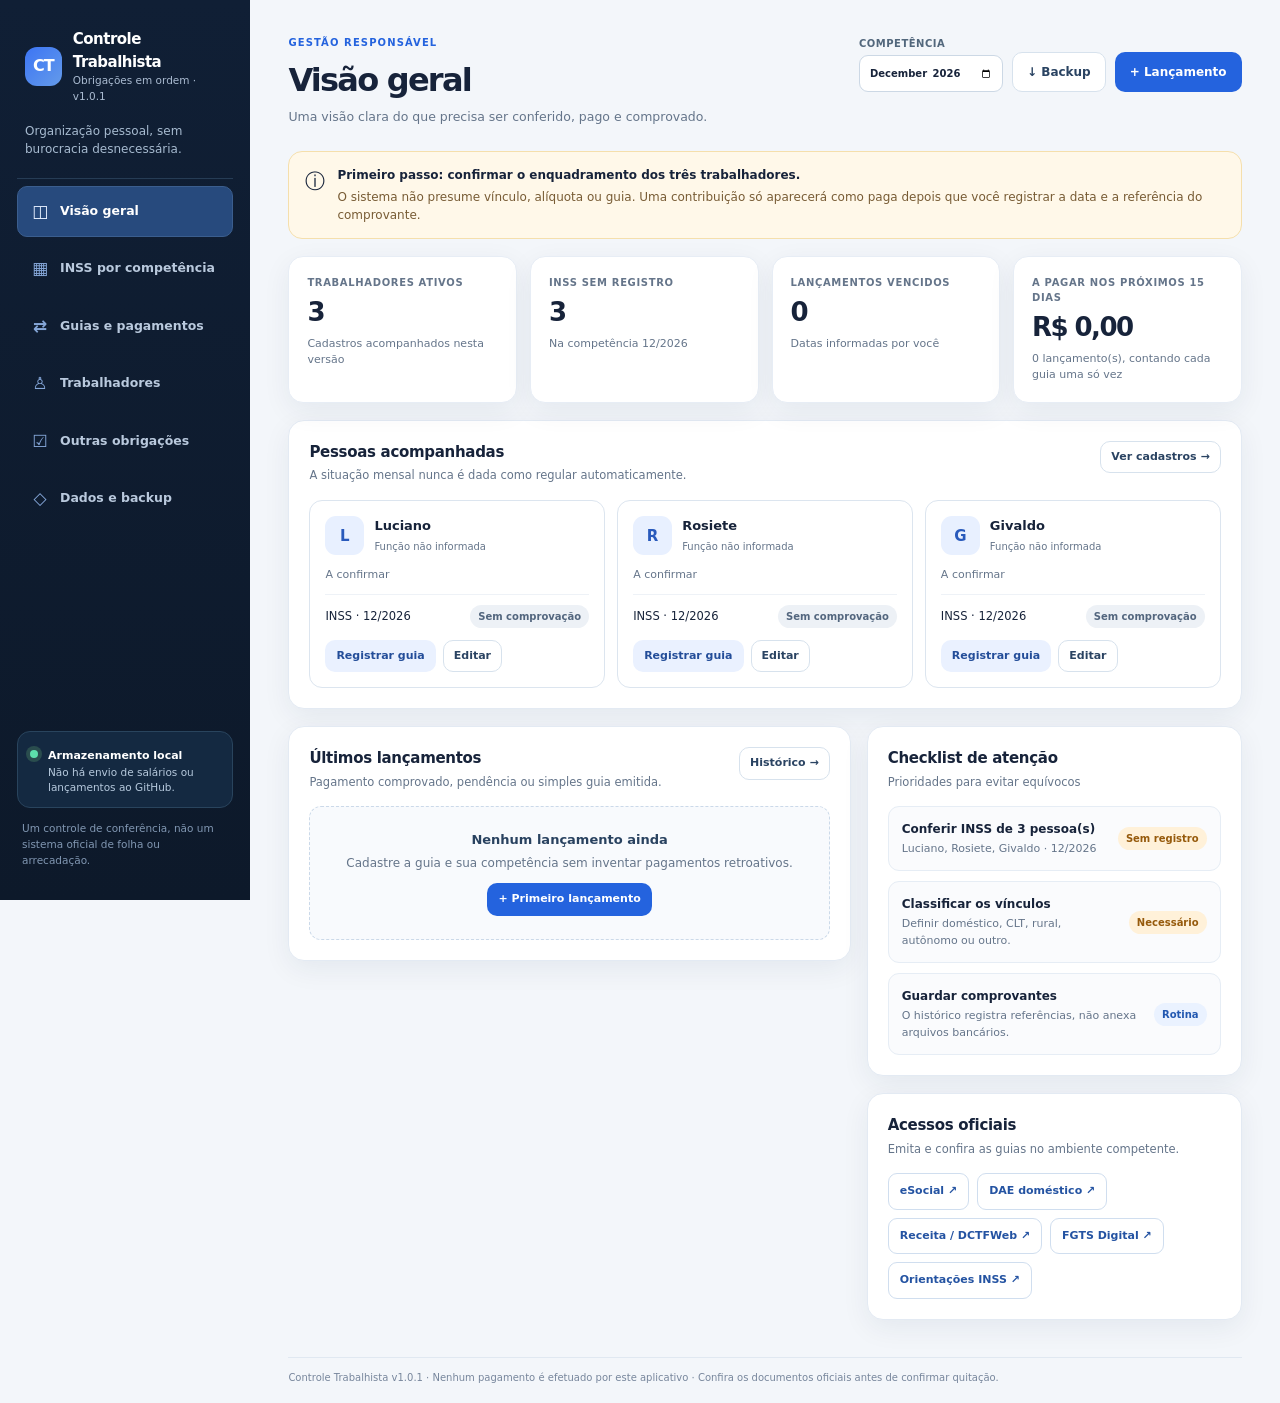
<file: trabalhista/index.html>
<!doctype html>
<html lang="pt-BR">
<head>
<meta charset="utf-8">
<meta name="viewport" content="width=device-width,initial-scale=1">
<meta name="theme-color" content="#101e32">
<meta name="description" content="Controle pessoal de obrigações e pagamentos trabalhistas. Dados guardados apenas neste navegador.">
<title>Controle Trabalhista | Obrigações em ordem</title>
<link rel="stylesheet" href="./app.css?v=1.0.1">
<script defer src="./app.js?v=1.0.1"></script>
</head>
<body>
<div class="shell">
  <aside class="sidebar">
    <div class="brand"><div class="mark">CT</div><div><strong>Controle Trabalhista</strong><small>Obrigações em ordem · v1.0.1</small></div></div>
    <p class="side-intro">Organização pessoal, sem burocracia desnecessária.</p>
    <nav class="nav" aria-label="Navegação principal">
      <button class="nav-btn active" data-page="painel"><span>◫</span> Visão geral</button>
      <button class="nav-btn" data-page="inss"><span>▦</span> INSS por competência</button>
      <button class="nav-btn" data-page="lancamentos"><span>⇄</span> Guias e pagamentos</button>
      <button class="nav-btn" data-page="pessoas"><span>♙</span> Trabalhadores</button>
      <button class="nav-btn" data-page="pendencias"><span>☑</span> Outras obrigações</button>
      <button class="nav-btn" data-page="backup"><span>◇</span> Dados e backup</button>
    </nav>
    <div class="sidebar-bottom">
      <div class="privacy"><span class="privacy-dot"></span><div><b>Armazenamento local</b><small>Não há envio de salários ou lançamentos ao GitHub.</small></div></div>
      <p class="side-foot">Um controle de conferência, não um sistema oficial de folha ou arrecadação.</p>
    </div>
  </aside>
  <div class="workspace">
    <header class="topbar">
      <div><span class="eyebrow">GESTÃO RESPONSÁVEL</span><h1 id="page-title">Visão geral</h1><p id="page-subtitle">Uma visão clara do que precisa ser conferido, pago e comprovado.</p></div>
      <div class="top-actions"><label class="month-label">Competência <input id="competencia" type="month" aria-label="Mês de referência"></label><button class="btn btn-ghost" id="btn-export-top">↓ Backup</button><button class="btn btn-primary" id="btn-new-record">+ Lançamento</button></div>
    </header>
    <div id="notice" role="status" aria-live="polite"></div>
    <main id="view" tabindex="-1"></main>
    <footer class="page-footer">Controle Trabalhista v1.0.1 · Nenhum pagamento é efetuado por este aplicativo · Confira os documentos oficiais antes de confirmar quitação.</footer>
  </div>
</div>
<div class="modal-layer" id="modal" hidden><div class="modal-shade" data-act="close-modal"></div><div class="modal-card" role="dialog" aria-modal="true" aria-labelledby="modal-title"><div class="modal-head"><div><div class="eyebrow">EDITAR REGISTRO</div><h2 id="modal-title">Novo registro</h2></div><button class="icon-btn" type="button" data-act="close-modal" aria-label="Fechar">✕</button></div><div id="modal-body"></div></div></div>
</body>
</html>
</file>
<file: assets/finance_v20.css>
/* Camada financeira v20: prefixo f20 para isolamento da apresentação v19. */
.f20-root{font-size:14px;color:#233248;display:block}
.f20-root *{box-sizing:border-box}
.f20-tabs{display:flex;align-items:center;gap:8px;flex-wrap:wrap;margin:0 0 17px;padding:5px;background:rgba(11,31,55,.72);border:1px solid rgba(214,232,255,.18);border-radius:15px;width:max-content;max-width:100%}
.f20-tabs button{background:transparent;border:0;color:#b9d0e7;padding:10px 14px;border-radius:10px;font-weight:750;font-size:13px;white-space:normal}
.f20-tabs button.is-active{background:#fff;color:#09233c;box-shadow:0 4px 12px rgba(0,0,0,.12)}
.f20-head{display:flex;justify-content:space-between;gap:20px;align-items:flex-start;border:1px solid #d2e1ef;background:linear-gradient(135deg,#fff,#edf7ff);border-radius:18px;padding:23px;margin-bottom:16px}
.f20-head h2{margin:5px 0;font-size:25px;letter-spacing:-.03em;color:#12304a}
.f20-head p{margin:0;color:#61778c;font-size:13px;max-width:620px;line-height:1.5}
.f20-eyebrow{font-size:10px;font-weight:850;letter-spacing:.14em;color:#1484ad}
.f20-actions{display:flex;align-items:end;flex-wrap:wrap;justify-content:flex-end;gap:8px}
.f20-btn{background:#e4edf6;border:1px solid #cfdbeb;color:#143350;font-size:12px;border-radius:10px;padding:10px 12px;font-weight:750}
.f20-btn.f20-accent{background:#0f80a6;border-color:#0f80a6;color:#fff}
.f20-btn:hover,.f20-small:hover{filter:brightness(.97)}
.f20-period{display:grid;gap:3px;font-size:10px;font-weight:800;text-transform:uppercase;letter-spacing:.06em;color:#586d7f}
.f20-period input,.f20-panel-title select{width:auto;max-width:180px;border:1px solid #cad8e9;border-radius:10px;padding:9px;color:#143350;background:#fff}
.f20-kpis{display:grid;grid-template-columns:repeat(3,minmax(0,1fr));gap:12px;margin-bottom:17px}
.f20-stat{background:#fff;border-radius:16px;border:1px solid #e1e9f1;padding:18px;box-shadow:0 9px 25px rgba(9,25,47,.07)}
.f20-stat small{font-size:10px;font-weight:850;color:#63768a;text-transform:uppercase;letter-spacing:.07em;display:block}
.f20-stat strong{font-size:24px;color:#102f4b;display:block;margin:8px 0 7px;letter-spacing:-.04em;overflow-wrap:anywhere}
.f20-stat span{color:#8090a2;font-size:11px;line-height:1.4}
.f20-stat.f20-income{border-top:3px solid #14a86e}
.f20-stat.f20-outcome{border-top:3px solid #ed8c40}
.f20-stat.f20-positive{border-top:3px solid #14a86e}
.f20-stat.f20-negative{border-top:3px solid #d74d4d}
.f20-grid{display:grid;grid-template-columns:minmax(0,1fr) minmax(0,1.25fr);gap:14px}
.f20-panel{background:#fff;border:1px solid #dce5ee;border-radius:16px;padding:17px;margin-bottom:14px;box-shadow:0 12px 30px rgba(9,25,47,.06);min-width:0}
.f20-panel-title{display:flex;justify-content:space-between;gap:12px;flex-wrap:wrap;align-items:baseline;margin-bottom:16px}
.f20-panel-title h3{margin:0;font-size:16px;color:#17334b}
.f20-panel-title span{color:#8492a1;font-size:11px}
.f20-panel-title label{display:flex;align-items:center;gap:8px;color:#61768b;font-size:12px}
.f20-chart-legend{display:flex;gap:15px;flex-wrap:wrap;color:#708499;font-size:11px;margin-bottom:10px}
.f20-legend-in:before,.f20-legend-out:before{content:"";display:inline-block;width:8px;height:8px;border-radius:100%;background:#16a879;margin-right:5px}
.f20-legend-out:before{background:#e8914b}
.f20-chart{display:grid;gap:9px}
.f20-chart-row{display:grid;grid-template-columns:47px minmax(0,1fr) 103px;gap:8px;align-items:center;font-size:11px}
.f20-chart-row>span{color:#718397}
.f20-chart-row>strong{text-align:right;font-size:11px;overflow-wrap:anywhere}
.f20-chart-track{display:grid;gap:2px}
.f20-bar{height:7px;min-width:0;border-radius:2px}
.f20-green{background:linear-gradient(90deg,#57cfa3,#169d6d)}
.f20-orange{background:linear-gradient(90deg,#ffca94,#ef9850)}
.f20-scroll{overflow:auto;border:1px solid #ecf0f4;border-radius:12px;max-width:100%}
.f20-table{width:100%;border-collapse:collapse;min-width:650px;font-size:12px}
.f20-table th{background:#f2f7fb;color:#687e91;font-size:10px;text-transform:uppercase;letter-spacing:.05em;padding:12px 9px;white-space:nowrap}
.f20-table td{border-top:1px solid #edf1f4;padding:11px 9px;vertical-align:middle;line-height:1.4}
.f20-table td strong{font-size:12px}
.f20-table td small{display:block;margin-top:4px;color:#8393a0;font-size:10px}
.f20-positive{color:#108059!important}.f20-negative{color:#ca5f3f!important}.f20-neutral{color:#364b60!important}
.f20-small{background:#dfeefa;color:#195779;border:0;padding:7px 9px;border-radius:8px;font-size:11px}
.f20-chip{display:inline-flex;border-radius:99px;padding:4px 8px;font-size:10px;font-weight:800;white-space:nowrap}
.f20-chip.f20-done{background:#dbfaec;color:#137850}.f20-chip.f20-pending{background:#fff1d7;color:#9f6312}
.f20-empty{border:1px dashed #c6d6e2;background:#f8fbfd;padding:20px;border-radius:12px;font-size:12px;line-height:1.6;color:#70899c}
.f20-note,.f20-footnote{color:#71869a;font-size:11px;line-height:1.55}
.f20-note{margin-top:12px}
.f20-footnote{padding:7px 2px 15px}
.f20-side{grid-column:1/-1;background:linear-gradient(130deg,#164769,#0b7794);color:#fff;border:1px solid rgba(255,255,255,.2);font-size:13px;text-align:center}
.f20-overlay{position:fixed;inset:0;background:rgba(0,10,23,.73);z-index:1200;display:flex;align-items:center;justify-content:center;padding:15px}
.f20-dialog{width:min(780px,100%);max-height:94vh;overflow:auto;background:#fff;border-radius:20px;padding:20px;box-shadow:0 30px 100px rgba(0,0,0,.32)}
.f20-dialog-head{display:flex;align-items:start;justify-content:space-between;gap:12px;margin-bottom:16px}
.f20-dialog-head h3{margin:0 0 6px;font-size:19px;color:#162f47}
.f20-dialog-head p{margin:0;font-size:12px;color:#74899b;line-height:1.4}
.f20-dialog-head button{background:#eff3f8;color:#40566a}
.f20-fields{display:grid;grid-template-columns:repeat(2,minmax(0,1fr));gap:13px}
.f20-field{display:grid;gap:5px;color:#536e84;font-weight:750;font-size:11px}
.f20-field input,.f20-field select,.f20-field textarea{border:1px solid #c8d7e4;border-radius:10px;padding:11px 10px;color:#102b46;width:100%;background:#fff;font-size:14px;outline:none}
.f20-field input:focus,.f20-field select:focus,.f20-field textarea:focus{border-color:#0f87b3;box-shadow:0 0 0 3px rgba(15,135,179,.1)}
.f20-form-footer{display:flex;justify-content:flex-end;gap:8px;flex-wrap:wrap;margin-top:20px}
.f20-danger{margin-right:auto;background:#fde2e2;color:#a12424}
@media(max-width:1150px){.f20-grid{grid-template-columns:1fr}.f20-kpis{grid-template-columns:repeat(2,minmax(0,1fr))}.f20-head{display:block}.f20-actions{justify-content:flex-start;margin-top:15px}}
@media(max-width:640px){.f20-kpis{grid-template-columns:1fr 1fr;gap:8px}.f20-stat{padding:12px}.f20-stat strong{font-size:17px}.f20-head{padding:16px}.f20-head h2{font-size:21px}.f20-fields{grid-template-columns:1fr}.f20-chart-row{grid-template-columns:42px minmax(0,1fr) 85px;gap:5px}.f20-chart-row>strong{font-size:9px}.f20-tabs{width:100%}.f20-tabs button{flex:1}.f20-actions{justify-content:flex-start}}
</file>
<file: assets/gestor_v17.css>
/* Gestor Patrimonial v17 — camada visual; preserva armazenamento e estrutura v16 */
:root{--v17-ink:#142238;--v17-line:#dce6ef;--v17-muted:#65768a;--v17-teal:#0b756c;--v17-bg:#f6f9fc}
.brand h1{letter-spacing:-.02em}.brand p{font-size:12px}
.v17-kicker{font-size:11px;letter-spacing:.085em;text-transform:uppercase;font-weight:800;color:var(--v17-muted)}
.v17-header{display:flex;align-items:flex-start;justify-content:space-between;gap:18px;flex-wrap:wrap;margin:0 0 16px}
.v17-header h2{font-size:25px;line-height:1.1;margin:5px 0;color:var(--v17-ink);letter-spacing:-.04em}
.v17-header p{color:var(--v17-muted);font-size:13px;margin:0;max-width:820px;line-height:1.6}
.v17-pill{display:inline-flex;align-items:center;gap:5px;padding:6px 10px;border-radius:999px;font-size:11px;font-weight:850;background:#eaf5f3;color:#126358}
.v17-pill.warn{background:#fff0d4;color:#8c5400}.v17-pill.no{background:#f7e6e6;color:#a03434}
.v17-statgrid{display:grid;grid-template-columns:repeat(4,minmax(0,1fr));gap:10px;margin-bottom:14px}
.v17-stat{background:#fff;border:1px solid var(--v17-line);border-radius:15px;padding:15px;min-width:0;box-shadow:0 7px 24px rgba(11,29,50,.055)}
.v17-stat small{font-size:11px;color:var(--v17-muted);display:block;margin-bottom:8px}
.v17-stat strong{display:block;font-size:21px;letter-spacing:-.04em;color:var(--v17-ink);overflow-wrap:anywhere}
.v17-stat em{display:block;font-size:11px;font-style:normal;color:var(--v17-muted);margin-top:6px;line-height:1.45}
.v17-surface{background:#fff;border:1px solid var(--v17-line);border-radius:16px;padding:18px;margin:0 0 13px;box-shadow:0 8px 28px rgba(10,30,54,.045);min-width:0}
.v17-surface h3{font-size:15px;color:#18304b;letter-spacing:-.015em;margin:0 0 12px}
.v17-lead{font-size:14px;line-height:1.7;color:#2d4058;white-space:pre-line}
.v17-two{display:grid;grid-template-columns:minmax(0,1.5fr) minmax(280px,1fr);gap:14px}
.v17-info-grid{display:grid;grid-template-columns:repeat(3,minmax(0,1fr));gap:10px}
.v17-item{border:1px solid var(--v17-line);border-radius:12px;padding:11px;min-width:0}
.v17-item small{display:block;text-transform:uppercase;font-size:9px;letter-spacing:.045em;font-weight:850;color:var(--v17-muted);margin:0 0 6px}
.v17-item strong{font-size:13px;color:var(--v17-ink);overflow-wrap:anywhere;font-weight:650}
.v17-muted{font-size:12px;color:var(--v17-muted);line-height:1.55}
.v17-notice{padding:12px 14px;background:#fff8eb;border:1px solid #efdcb5;border-radius:12px;font-size:12px;line-height:1.6;color:#634d2a;margin-bottom:12px}
.v17-stack{display:grid;gap:9px}
.v17-entry{padding:12px;border:1px solid var(--v17-line);border-radius:12px;background:#fbfdff}
.v17-entry h4{font-size:12.5px;margin:0 0 5px;color:#1b3551}
.v17-entry p{font-size:12px;color:#51637a;line-height:1.55;margin:0}
.v17-entry .v17-inline{font-size:11px;color:#687992;margin-top:7px}
.v17-tabs{display:flex;flex-wrap:wrap;gap:7px;margin-bottom:14px}
.v17-tabs button{background:#eaf0f6;color:#39516b;border-radius:11px;padding:10px 12px;font-size:12px}
.v17-tabs button.active{background:#123a55;color:white}
.v17-table-wrap{overflow:auto;border:1px solid var(--v17-line);border-radius:12px}
.v17-table{width:100%;min-width:780px;border-collapse:collapse}
.v17-table th,.v17-table td{padding:12px;text-align:left;border-bottom:1px solid #e9eef5;font-size:12px;vertical-align:middle}
.v17-table th{font-size:10px;text-transform:uppercase;color:#60748b;background:#f5f8fc;letter-spacing:.035em}
.v17-table tr:last-child td{border-bottom:0}
.v17-table td strong{font-size:12px}
.v17-actions{display:flex;gap:7px;flex-wrap:wrap;align-items:center}
.v17-btn{padding:9px 12px;background:#123a55;color:#fff;border-radius:9px;font-weight:700;font-size:12px}
.v17-btn.light{color:#123a55;background:#e6f1f5}
.v17-btn.alert{color:#9f3535;background:#fff0f0}
.v17-modal-cover{position:fixed;inset:0;background:rgba(5,18,35,.67);z-index:120;display:flex;align-items:center;justify-content:center;padding:15px}
.v17-modal{background:#fff;border-radius:18px;width:min(700px,100%);max-height:92vh;overflow:auto;padding:22px;box-shadow:0 26px 70px rgba(2,14,28,.4)}
.v17-modal h3{margin:0 0 16px}
.v17-form{display:grid;grid-template-columns:1fr 1fr;gap:12px}
.v17-field{font-size:11px;color:#586b80;font-weight:750;display:grid;gap:5px}
.v17-field input,.v17-field select,.v17-field textarea{width:100%;border:1px solid #cbd9e7;background:#fff;color:#19324a;border-radius:9px;padding:10px;font-size:13px}
.v17-footer{display:flex;justify-content:flex-end;gap:9px;margin-top:18px}
.v17-link{color:#116e8a;text-decoration:underline;text-underline-offset:3px;overflow-wrap:anywhere}
.v17-fulljson{background:#f8fafc;border:1px solid #dbe3eb;border-radius:13px;padding:12px}
.v17-fulljson details{border-bottom:1px solid #e3eaf2;margin-bottom:7px;padding-bottom:7px}
.v17-fulljson summary{font-size:12px;font-weight:800;color:#2a435e;cursor:pointer}
.v17-fulljson pre{white-space:pre-wrap;overflow-wrap:anywhere;font-size:11px;max-height:450px;overflow:auto}
@media(max-width:1120px){.v17-statgrid{grid-template-columns:repeat(2,minmax(0,1fr))}.v17-info-grid{grid-template-columns:repeat(2,minmax(0,1fr))}}
@media(max-width:760px){.v17-two{grid-template-columns:1fr}.v17-info-grid,.v17-form{grid-template-columns:1fr}}
@media(max-width:500px){.v17-statgrid{grid-template-columns:1fr 1fr}.v17-stat strong{font-size:17px}.v17-surface{padding:13px}.v17-tabs button{padding:9px}}
</file>
<file: trabalhista/app.css>
:root{color-scheme:light;--nav:#0d1b2e;--nav2:#162842;--ink:#17233a;--muted:#65758a;--line:#dce5ef;--paper:#fff;--bg:#f3f6fa;--blue:#2463de;--blue-dark:#164ab2;--green:#1a7a57;--amber:#a5610b;--red:#be3945;--radius:16px;--shadow:0 8px 28px rgba(19,42,77,.065)}*{box-sizing:border-box}body{margin:0;background:var(--bg);font:14px/1.5 Inter,ui-sans-serif,system-ui,-apple-system,"Segoe UI",Arial,sans-serif;color:var(--ink)}button,input,select,textarea{font:inherit}button{cursor:pointer}button:disabled{opacity:.45;cursor:not-allowed}.shell{display:grid;grid-template-columns:250px minmax(0,1fr);min-height:100vh}.sidebar{background:linear-gradient(180deg,#101f35,#0d192a);color:white;position:sticky;top:0;height:100vh;display:flex;flex-direction:column;padding:26px 17px 18px}.brand{display:flex;gap:11px;align-items:center;padding:2px 8px}.mark{width:39px;height:39px;display:grid;place-items:center;background:linear-gradient(135deg,#3c75f4,#649bea);border-radius:12px;font-weight:900;letter-spacing:-1px;font-size:16px}.brand strong{display:block;font-size:15px;letter-spacing:-.035em}.brand small{display:block;font-size:10.5px;color:#aabbd1}.side-intro{padding:0 8px 20px;margin:15px 0 7px;font-size:12px;color:#a7bbd0;border-bottom:1px solid #263c55}.nav{display:grid;gap:6px}.nav-btn{display:flex;align-items:center;gap:11px;text-align:left;width:100%;background:transparent;border:1px solid transparent;border-radius:10px;padding:12px 13px;color:#b9c9dd;font-size:12.5px;font-weight:650}.nav-btn span{font-size:17px;width:18px;display:inline-block;text-align:center;color:#85a7d9}.nav-btn:hover{background:#1b304b;color:#fff}.nav-btn.active{background:#274a7d;color:#fff;border-color:#3b5e8e}.nav-btn.active span{color:#e4efff}.sidebar-bottom{margin-top:auto}.privacy{display:flex;gap:10px;padding:12px;border:1px solid #29445d;border-radius:13px;background:#142941}.privacy-dot{width:8px;height:8px;background:#5de0ab;border-radius:99px;margin-top:6px;box-shadow:0 0 0 4px #2a4d4e;flex:none}.privacy b{font-size:11px}.privacy small{display:block;color:#b6c9dd;font-size:10.5px;line-height:1.4}.side-foot{font-size:10.5px;color:#8197b2;line-height:1.5;padding:3px 5px}.workspace{padding:31px clamp(17px,3vw,42px) 18px;min-width:0}.topbar{display:flex;justify-content:space-between;align-items:flex-start;gap:18px;margin-bottom:24px}.eyebrow{font-size:10px;letter-spacing:.11em;color:var(--blue);font-weight:850}.topbar h1{margin:4px 0 4px;letter-spacing:-.055em;font-size:clamp(25px,3vw,32px);font-weight:800}.topbar p{margin:0;color:var(--muted);font-size:12.5px}.top-actions{display:flex;align-items:flex-end;flex-wrap:wrap;gap:9px;padding-top:5px}.month-label{font-size:10px;letter-spacing:.05em;text-transform:uppercase;font-weight:850;color:#52677c;display:grid;gap:4px}.month-label input{height:37px;width:144px;padding:7px 9px;border:1px solid #ccd8e5;border-radius:9px;background:#fff;color:var(--ink)}.btn{border:1px solid transparent;border-radius:10px;padding:10px 14px;font-size:12px;font-weight:750;min-height:37px;white-space:nowrap;transition:background .15s}.btn-primary{background:var(--blue);color:white}.btn-primary:hover{background:var(--blue-dark)}.btn-ghost{background:#fff;border-color:#d7e2ed;color:#2a4362}.btn-ghost:hover{background:#e8effa}.btn-danger{background:#fff0f0;color:#a02334;border-color:#f8ced2}.btn-soft{background:#eaf1ff;color:#234d99}.btn-sm{font-size:11px;padding:7px 10px;min-height:auto}.metrics{display:grid;grid-template-columns:repeat(4,minmax(0,1fr));gap:13px;margin-bottom:17px}.metric{padding:18px;background:var(--paper);border:1px solid #e7edf5;box-shadow:var(--shadow);border-radius:15px}.metric .kicker{font-size:10px;text-transform:uppercase;letter-spacing:.065em;color:var(--muted);font-weight:800}.metric strong{display:block;margin-top:7px;font-size:26px;font-weight:850;letter-spacing:-.06em;line-height:1.2}.metric p{margin:8px 0 0;font-size:11px;color:var(--muted)}.metric .red-text{color:var(--red)}.metric .green-text{color:var(--green)}.grid{display:grid;grid-template-columns:1.5fr 1fr;gap:16px}.card{background:#fff;border:1px solid #e3eaf3;border-radius:var(--radius);padding:20px;box-shadow:var(--shadow);margin-bottom:17px;min-width:0}.card-header{display:flex;justify-content:space-between;align-items:flex-start;gap:12px;margin-bottom:15px}.card-header h2,.card h2{font-size:15px;letter-spacing:-.02em;margin:0 0 4px}.card-header p{font-size:11.5px;color:var(--muted);margin:0}.tiny{font-size:11px;color:var(--muted)}.muted{color:var(--muted)}.banner{display:flex;gap:12px;background:#eaf2ff;border:1px solid #cbdffd;border-radius:14px;padding:14px 16px;margin-bottom:17px;font-size:12px}.banner strong{display:block;margin-bottom:4px}.banner p{margin:0;color:#47658c}.banner.warn{background:#fff8e9;border-color:#f5dfac}.banner.warn p{color:#785c35}.banner .symbol{font-size:20px}.people-grid{display:grid;grid-template-columns:repeat(3,minmax(0,1fr));gap:12px}.person{padding:15px;border:1px solid var(--line);border-radius:13px;background:#fff}.person-top{display:flex;gap:10px;align-items:center;margin-bottom:11px}.avatar{height:39px;width:39px;border-radius:11px;background:#e8f0ff;display:grid;place-items:center;color:#295abc;font-weight:900;font-size:15px;flex:none}.person strong{display:block;font-size:13px}.person small{font-size:10px;color:var(--muted)}.person-detail{display:flex;justify-content:space-between;gap:6px;font-size:11.5px;border-top:1px solid #eef2f7;padding-top:10px;margin-top:10px;align-items:center}.pill{display:inline-block;white-space:nowrap;border-radius:999px;padding:4px 8px;font-weight:800;font-size:10px}.pill.gray{color:#53667e;background:#edf1f6}.pill.green{color:#1d7b55;background:#e6f8ed}.pill.amber{color:#965a0c;background:#fff1d9}.pill.red{color:#a22f40;background:#ffeaec}.pill.blue{color:#2258b1;background:#eaf2ff}.pill.purple{color:#6543a2;background:#f0eafe}.card-actions{display:flex;flex-wrap:wrap;gap:7px}.table-scroll{overflow:auto;border:1px solid var(--line);border-radius:12px}table{width:100%;border-collapse:collapse;text-align:left;min-width:760px;background:#fff}th{background:#f7f9fc;color:#64758a;font-size:10px;letter-spacing:.055em;text-transform:uppercase;font-weight:800}td,th{padding:12px 13px;border-bottom:1px solid #e9eef5;vertical-align:middle}td{font-size:11.5px}tr:last-child td{border-bottom:0}.td-strong{font-size:12px;font-weight:800}.td-sub{display:block;color:var(--muted);font-size:10.5px;margin-top:4px}.name-tag{display:inline-block;border-radius:6px;background:#f2f6fb;margin:2px 3px 2px 0;padding:2px 6px;font-size:10px}.link{color:#235dd0;text-decoration:none;font-weight:750}.link:hover{text-decoration:underline}.stack{display:grid;gap:10px}.simple-row{display:flex;justify-content:space-between;align-items:center;gap:12px;background:#fafbfd;border:1px solid #e6edf5;border-radius:11px;padding:13px}.simple-row h3{font-size:12px;margin:0 0 3px}.simple-row p{font-size:11px;margin:0;color:var(--muted)}.row-meta{display:flex;gap:8px;align-items:center;flex-wrap:wrap}.empty{padding:23px;background:#f8fafd;border:1px dashed #cbd9e9;border-radius:12px;text-align:center;font-size:12px;color:var(--muted)}.empty strong{display:block;color:#294260;font-size:13px;margin-bottom:5px}.list-plain{padding-left:17px;margin:9px 0;font-size:12px;color:#526780}.list-plain li{margin-bottom:7px}.stat-line{display:flex;justify-content:space-between;align-items:center;border-bottom:1px solid #edf0f5;padding:9px 0;font-size:12px}.stat-line:last-child{border-bottom:0}.info-box{background:#f7faff;padding:13px;border-radius:11px;border:1px solid #dce8fc;font-size:11.5px;color:#4b6484;line-height:1.6}.inss-grid{display:grid;grid-template-columns:repeat(3,minmax(0,1fr));gap:11px}.inss-item{border:1px solid #e1e9f3;border-radius:12px;padding:14px}.inss-item h3{margin:0 0 4px;font-size:13px}.inss-item .smallline{font-size:11px;color:var(--muted);margin-bottom:11px;min-height:29px}.inss-item .statusline{border-top:1px solid #e8eef5;padding-top:10px;display:flex;justify-content:space-between;align-items:center;gap:8px}.highlight-amount{font-size:22px;font-weight:850;letter-spacing:-.035em}.split{display:grid;grid-template-columns:1fr 1fr;gap:12px}.field{display:grid;gap:6px;font-size:11px;font-weight:750;color:#435874}.field input,.field select,.field textarea{border:1px solid #ccd9e7;border-radius:9px;padding:11px;width:100%;background:#fff;color:var(--ink);font-weight:450;font-size:13px}.field textarea{min-height:75px;resize:vertical}.field input:focus,.field select:focus,.field textarea:focus{outline:2px solid #adcaff;outline-offset:1px}.field.full{grid-column:1/-1}.form-grid{display:grid;grid-template-columns:1fr 1fr;gap:13px}.form-actions{display:flex;justify-content:flex-end;gap:8px;padding-top:16px;margin-top:16px;border-top:1px solid #edf1f6}.checkboxes{display:flex;gap:9px;flex-wrap:wrap}.checkchip{display:flex;align-items:center;gap:7px;background:#f7f9fc;border:1px solid #dbe5f0;border-radius:10px;padding:9px 11px;font-size:12px;font-weight:650}.checkchip input{width:auto}.modal-layer{position:fixed;inset:0;z-index:90;display:grid;place-items:center;padding:16px}.modal-layer[hidden]{display:none}.modal-shade{position:absolute;inset:0;background:rgba(5,15,30,.75)}.modal-card{position:relative;background:white;border-radius:18px;padding:22px;width:min(670px,100%);max-height:94vh;overflow:auto;box-shadow:0 24px 70px #05111c77}.modal-head{display:flex;justify-content:space-between;align-items:start;margin-bottom:20px;gap:12px}.modal-head h2{font-size:21px;margin:3px 0 0}.icon-btn{border:0;border-radius:8px;background:#edf2f7;padding:8px 11px;color:#395471}.helper{font-size:11px;color:#687b93;margin-top:5px}.warning-text{color:#ad4247;font-size:11px}.callout{border-left:3px solid #76a1e8;background:#f4f8fe;padding:10px 13px;color:#526780;font-size:11.5px;margin-top:9px}.summary-chip{background:#eaf0fa;padding:7px 10px;border-radius:9px;font-size:11px;color:#355379;font-weight:700}.guide-links{display:flex;gap:8px;flex-wrap:wrap;margin-top:12px}.guide-links a{font-size:11px;text-decoration:none;border:1px solid #d0deef;border-radius:9px;color:#2453a2;background:#fff;padding:9px 11px;font-weight:750}.guide-links a:hover{background:#edf3fe}#notice:empty{display:none}#notice{margin-bottom:14px;background:#f0f8ee;border:1px solid #c8e5c2;border-radius:9px;padding:10px 12px;font-size:12px;color:#27572a}.hidden{display:none!important}.backup-actions{display:flex;flex-wrap:wrap;gap:9px}.backup-actions input{display:none}.text-small{font-size:12px}.guide-grid{display:grid;grid-template-columns:repeat(2,minmax(0,1fr));gap:11px}.guide-block{border:1px solid #e5ebf3;border-radius:12px;padding:13px;background:#fafbfd}.guide-block b{display:block;font-size:12px}.guide-block p{font-size:11.5px;color:var(--muted);margin:6px 0}.taglist{display:flex;flex-wrap:wrap;gap:5px}.page-footer{padding-top:12px;border-top:1px solid #e0e8f1;font-size:10px;color:#77869c;margin-top:20px}.toolbar-inline{display:flex;gap:7px;flex-wrap:wrap;align-items:center}.filters{display:flex;gap:8px;flex-wrap:wrap;margin-bottom:13px}.filters select,.filters input{border:1px solid #d5e0ed;background:#fff;border-radius:9px;padding:9px 10px;font-size:12px}.kbd{font-family:ui-monospace,monospace;background:#f0f3f7;padding:2px 5px;border-radius:5px;font-size:10px}@media(max-width:1200px){.people-grid,.inss-grid{grid-template-columns:1fr 1fr}.metrics{grid-template-columns:repeat(2,1fr)}.grid{grid-template-columns:1fr}}@media(max-width:780px){.shell{grid-template-columns:1fr}.sidebar{height:auto;position:static;padding:15px}.side-intro,.sidebar-bottom{display:none}.nav{display:flex;overflow:auto;gap:5px;margin-top:12px}.nav-btn{width:auto;white-space:nowrap;flex:none;padding:9px}.workspace{padding:20px 14px}.topbar{flex-direction:column}.top-actions{width:100%;justify-content:flex-start}.people-grid,.inss-grid,.split,.guide-grid{grid-template-columns:1fr}.form-grid{grid-template-columns:1fr}.metric{padding:14px}.metric strong{font-size:23px}.card{padding:14px}}@media(max-width:380px){.metrics{grid-template-columns:1fr}.top-actions .btn{flex:1}.top-actions{align-items:stretch}}
.form-grid>.full{grid-column:1/-1}
</file>
<file: assets/gestor_v19.css>
/* Gestor Patrimonial v19: visualização contínua e orientada aos dados, sem cartões ou abas */
:root{--v19-text:#182938;--v19-muted:#667a88;--v19-rule:#dce3e7;--v19-accent:#12647c}
body{background:#fff!important;color:var(--v19-text);font-size:14px}
button:hover{transform:none}
.app{grid-template-columns:245px minmax(0,1fr)}
.sidebar{height:100vh;position:sticky;top:0;padding:20px 14px;background:#18313f;color:#eef4f5;overflow:auto;border:0}
.sidebar .brand{padding:0 6px 16px}
.sidebar .brand h1{font-size:17px;letter-spacing:-.03em}
.sidebar .brand p{font-size:11px;color:#c4d2d8;line-height:1.5;margin:8px 0 0}
.sidebar .side-actions{display:flex;gap:6px;margin-bottom:12px}
.sidebar .side-actions button{flex:1;padding:7px 6px;border-radius:5px;font-size:11px}
.sidebar .searchbox{border-radius:5px;padding:9px;margin-bottom:10px;font-size:12px}
.sidebar .filters{display:none!important}
.v19-property{padding:11px 8px;border-bottom:1px solid rgba(255,255,255,.14);cursor:pointer;outline:none}
.v19-property:hover{background:rgba(255,255,255,.06)}
.v19-property.selected{border-left:3px solid #9ad6d4;padding-left:5px;background:rgba(255,255,255,.075)}
.v19-property strong{display:block;font-size:12px;line-height:1.4;font-weight:730}
.v19-property small{display:block;color:#a8bec6;font-size:10px;margin-top:4px}
.v19-sidebar-empty{color:#c4d1d7;font-size:11px;padding:8px}
.main{padding:18px clamp(18px,3vw,64px) 54px;background:#fff;min-width:0}
.topbar{display:flex;justify-content:flex-end;align-items:center;color:var(--v19-text);margin:0 0 15px;padding:0 0 10px;border-bottom:1px solid var(--v19-rule);min-height:37px}
.topbar>div:first-child{display:none}
.toolbar{gap:3px}
.toolbar button,.toolbar label{color:#25647a!important;background:transparent!important;border:0!important;padding:6px 8px!important;border-radius:4px;font-size:11px!important;font-weight:650!important}
.toolbar button:hover,.toolbar label:hover{background:#edf4f5!important}
#content{width:100%;max-width:1600px}
.v19-document{line-height:1.6}
.v19-hero{padding:12px 0 23px;margin:0 0 7px;border-bottom:1px solid var(--v19-rule)}
.v19-eyebrow{text-transform:uppercase;letter-spacing:.12em;font-size:10px;font-weight:800;color:var(--v19-accent);margin-bottom:6px}
.v19-hero h1{font-size:clamp(28px,3vw,41px);line-height:1.14;letter-spacing:-.055em;font-weight:820;color:var(--v19-text);margin:0 0 11px}
.v19-identity{font-size:13px;font-weight:600;color:#3c6074;margin-bottom:5px}
.v19-address{font-size:13px;color:#637684}
.v19-resume{font-size:14px;color:#344d60;line-height:1.7;margin:15px 0 10px;max-width:1230px;white-space:pre-line}
.v19-actions{display:flex;align-items:center;flex-wrap:wrap;gap:15px;margin-top:15px}
.v19-actions button,.v19-link{background:transparent!important;border:0!important;border-radius:0;color:#096e87!important;font-size:12px;font-weight:740;padding:0;text-decoration:underline;text-underline-offset:3px}
.v19-indexline{color:#667988;font-size:11px;margin:0;padding:8px 0 12px}
.v19-chapter{border-top:1px solid var(--v19-rule);padding:20px 0 22px;margin:0;scroll-margin-top:20px}
.v19-chapter:first-of-type{border-top:0}
.v19-chapter h2{font-size:18px;color:#21374a;margin:0 0 11px;letter-spacing:-.026em;line-height:1.32;font-weight:810}
.v19-fields{display:grid;grid-template-columns:repeat(3,minmax(0,1fr));column-gap:27px;row-gap:12px;margin:0}
.v19-pair{min-width:0;padding:0}
.v19-pair dt{font-size:10.5px;line-height:1.4;font-weight:700;color:var(--v19-muted);margin-bottom:3px}
.v19-pair dd{margin:0;font-size:13px;color:#20394c;font-weight:500;line-height:1.55;white-space:pre-wrap;overflow-wrap:anywhere}
.v19-pair dd a{color:#0b7188;overflow-wrap:anywhere;text-decoration:underline}
.v19-subset{margin:12px 0 7px;min-width:0}
.v19-sublabel{font-size:12px;font-weight:790;color:#2b5369;margin:0 0 10px;letter-spacing:.007em}
.v19-sublabel span{font-weight:500;color:#728593}
.v19-subset>.v19-subset{padding-left:13px;border-left:1px solid #dce6e8}
.v19-records{display:grid;grid-template-columns:1fr;gap:0}
.v19-record{padding:10px 0 13px;margin:0;border-bottom:1px solid #e8edf0;min-width:0}
.v19-record:last-child{border:0}
.v19-record h4{font-size:13px;line-height:1.5;font-weight:770;color:#29485e;margin:0 0 7px}
.v19-index{color:#758b9a;font-weight:550;margin-right:3px}
.v19-record .v19-fields{row-gap:7px;column-gap:22px}
.v19-record .v19-subset{margin:11px 0 4px}
.v19-plainlist{margin:0;padding:0 0 0 17px;list-style:disc}
.v19-plainlist li{font-size:13px;color:#20394c;line-height:1.7;overflow-wrap:anywhere;padding:0 0 7px 1px}
.v19-plainlist a{color:#0b7188}
.v19-tail{border-top:1px solid var(--v19-rule);color:#728391;font-size:11px;padding-top:15px;margin-top:5px}
.v19-scroll{overflow:auto}
.v19-table{min-width:720px;width:100%;border-collapse:collapse;background:transparent}
.v19-table th{background:transparent;color:#708191;font-size:11px;font-weight:730;padding:11px 9px;border-bottom:1px solid var(--v19-rule)}
.v19-table td{font-size:12px;color:#2c4050;padding:13px 9px;border-bottom:1px solid var(--v19-rule);vertical-align:middle}
.v19-table td strong{font-size:13px}
.v19-table td small{font-size:11px;color:#7b8994;display:block;line-height:1.4;margin-top:2px}
.v19-table tr:hover td{background:#f5f9fa}
@media(min-width:1650px){.v19-fields{grid-template-columns:repeat(4,minmax(0,1fr))}}
@media(max-width:1120px){.v19-fields{grid-template-columns:repeat(2,minmax(0,1fr))}}
@media(max-width:950px){.app{grid-template-columns:1fr}.sidebar{height:auto;position:relative;overflow:visible;padding:10px 14px}.sidebar .brand p{display:none}.sidebar .brand{padding:2px 4px 9px}.sidebar .property-list{display:flex;gap:5px;overflow:auto}.v19-property{border:1px solid rgba(255,255,255,.15);border-radius:5px;min-width:140px;padding:7px}.v19-property.selected{padding-left:7px;border-left:1px solid rgba(255,255,255,.15)}.v19-property small{display:none}.main{padding:14px 18px}.sidebar .side-actions{max-width:340px}}
@media(max-width:570px){.v19-fields{grid-template-columns:1fr;row-gap:9px}.v19-hero h1{font-size:27px}.v19-chapter{padding:15px 0}.v19-record{padding:10px 0}.topbar{justify-content:flex-start}.toolbar{justify-content:flex-start}.v19-hero{padding-top:4px}}
</file>
